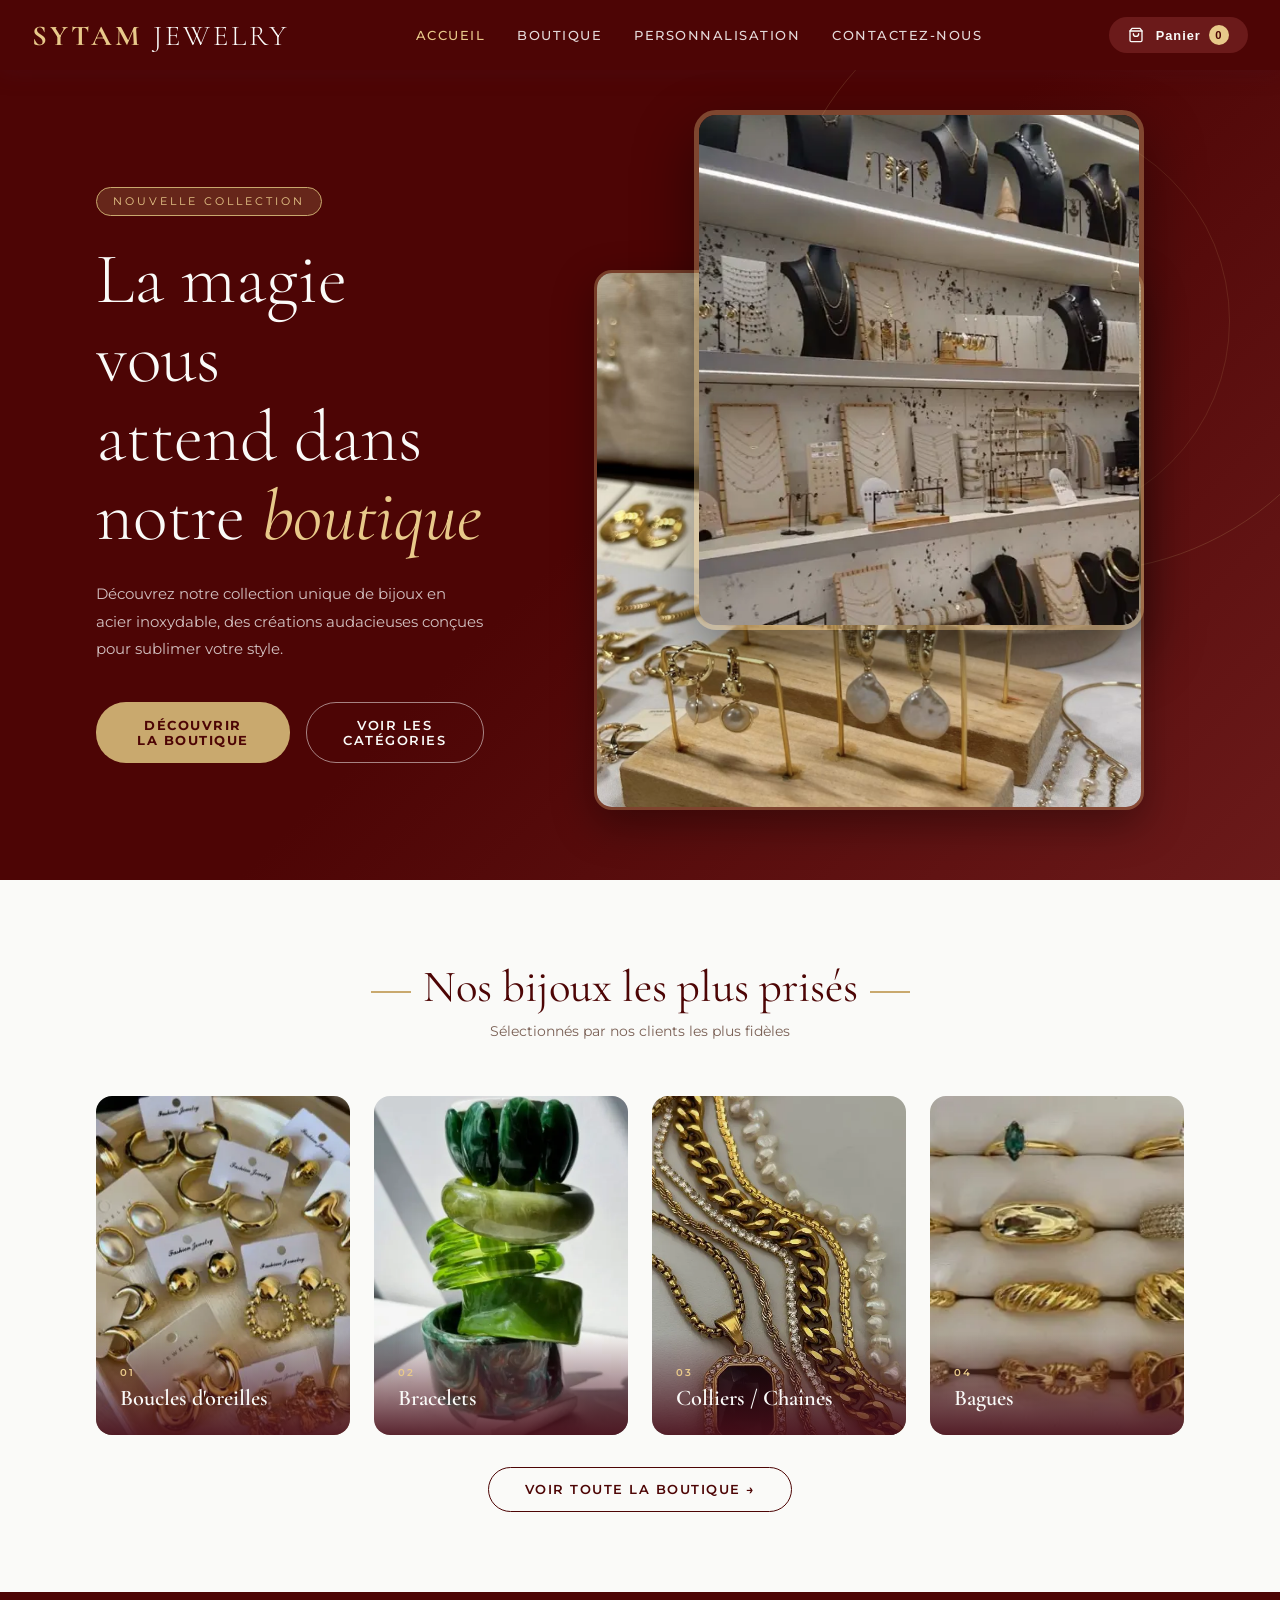
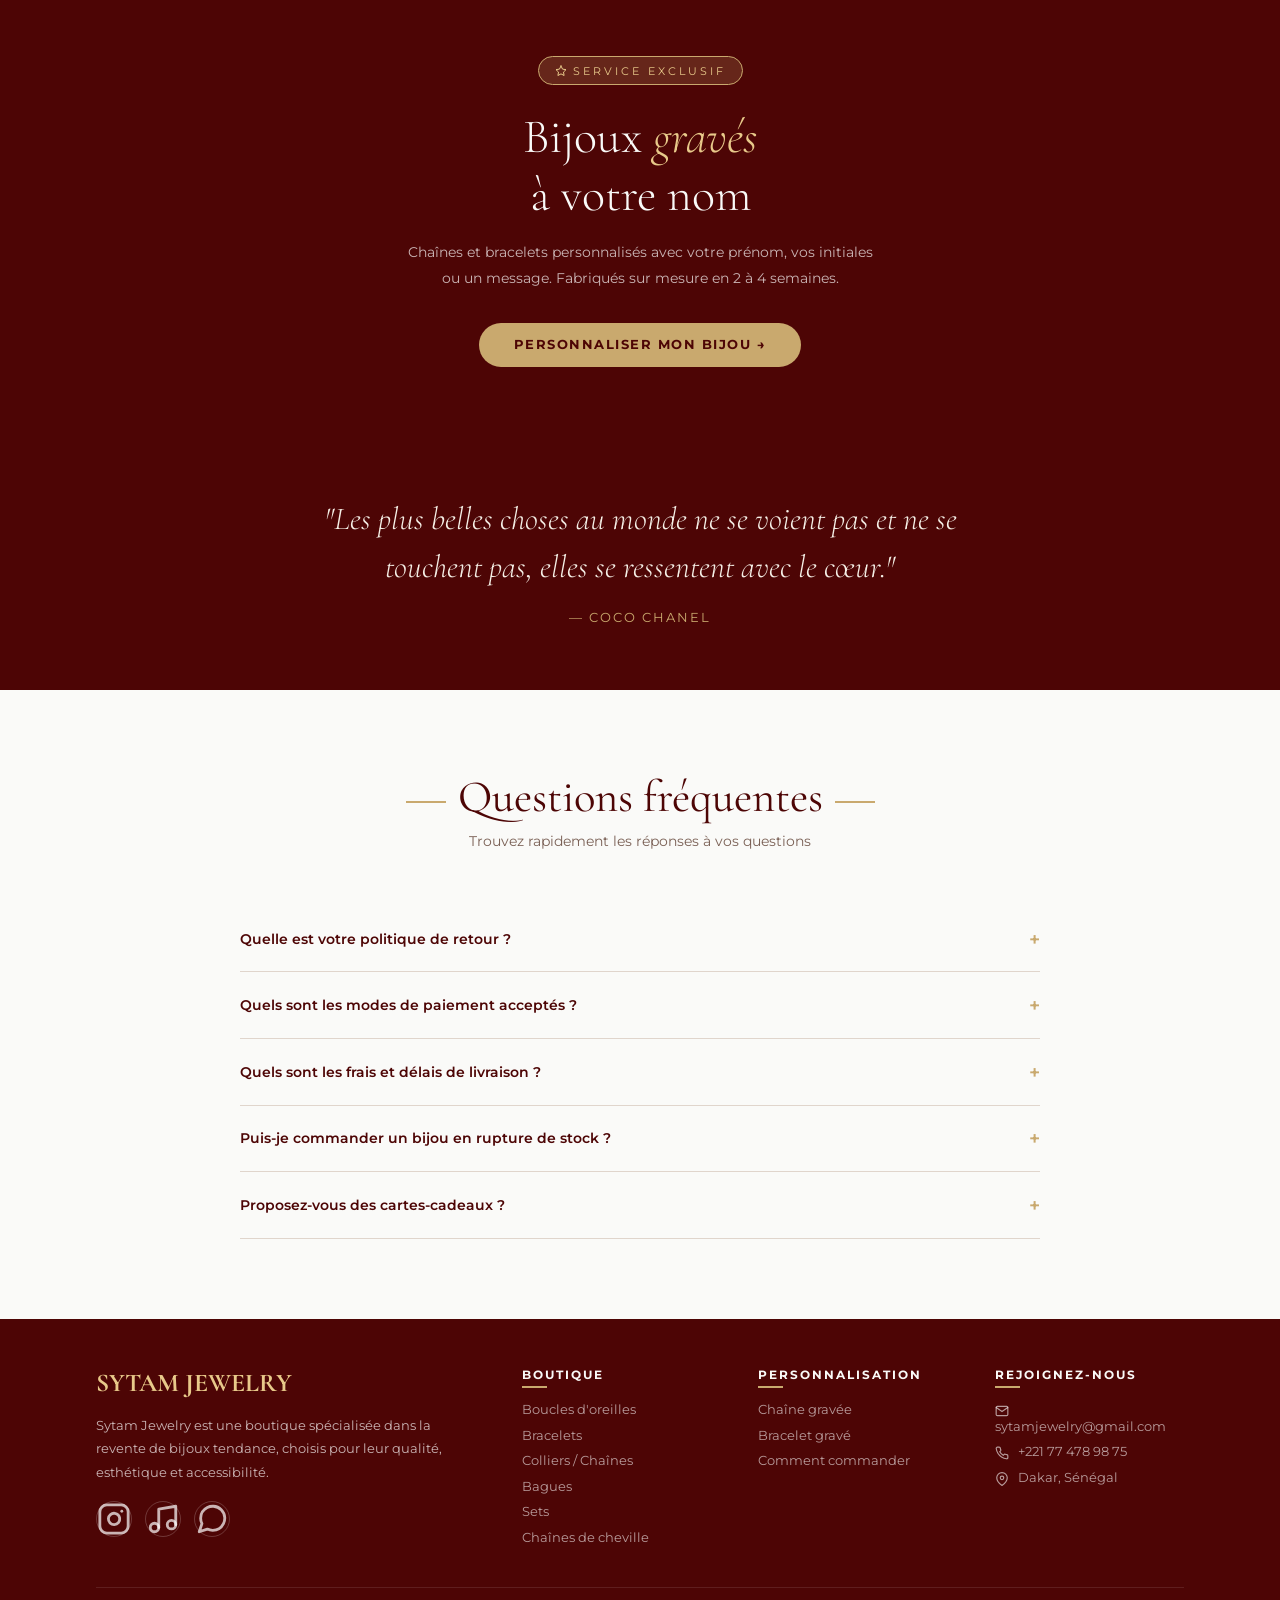
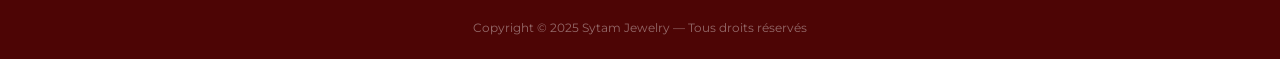
<file: index.html>
<!DOCTYPE html>
<html lang="fr">
<head>
<meta charset="UTF-8">
<meta name="viewport" content="width=device-width, initial-scale=1.0">
<meta http-equiv="Cache-Control" content="no-cache, no-store, must-revalidate">
<meta http-equiv="Pragma" content="no-cache">
<meta http-equiv="Expires" content="0">
<title>Sytam Jewelry — Bijoux Fantaisie</title>
<link href="https://fonts.googleapis.com/css2?family=Cormorant+Garamond:ital,wght@0,300;0,400;0,600;0,700;1,300;1,400&family=Montserrat:wght@300;400;500;600;700&family=Great+Vibes&family=Playfair+Display:ital,wght@0,400;0,700;1,400&family=Poppins:wght@300;400;600;700&display=swap" rel="stylesheet">
<link rel="stylesheet" href="css/style.css?v=20250608">
</head>
<body>

<div class="notif" id="notif"></div>

<div class="modal-overlay" id="modalOverlay" onclick="closeModalOnOverlay(event)">
  <div class="modal" id="modal"></div>
</div>

<!-- NAV -->
<nav>
  <div class="nav-logo" onclick="showPage('home')">SYTAM <span>JEWELRY</span></div>
  <div class="nav-links">
    <a onclick="showPage('home')" id="nav-home" class="active">Accueil</a>
    <a onclick="showPage('shop')" id="nav-shop">Boutique</a>
    <a onclick="showPage('custom')" id="nav-custom">Personnalisation</a>
    <a onclick="showPage('contact')" id="nav-contact">Contactez-nous</a>
  </div>
  <div class="nav-right">
    <button class="cart-btn" onclick="showPage('cart')">
      <svg viewBox="0 0 24 24" fill="none" stroke="currentColor" stroke-width="2" stroke-linecap="round" stroke-linejoin="round" style="width:16px;height:16px;vertical-align:middle;margin-right:4px"><path d="M6 2L3 6v14a2 2 0 0 0 2 2h14a2 2 0 0 0 2-2V6l-3-4z"/><line x1="3" y1="6" x2="21" y2="6"/><path d="M16 10a4 4 0 0 1-8 0"/></svg> Panier <span class="cart-count" id="cartCount">0</span>
    </button>
    <button class="hamburger" id="hamburger" onclick="toggleMobileNav()" aria-label="Menu">
      <svg viewBox="0 0 24 24" fill="none" stroke="currentColor" stroke-width="2" stroke-linecap="round" stroke-linejoin="round" style="width:24px;height:24px"><line x1="3" y1="6" x2="21" y2="6"/><line x1="3" y1="12" x2="21" y2="12"/><line x1="3" y1="18" x2="21" y2="18"/></svg>
    </button>
  </div>
</nav>

<!-- ======================================================
     PAGE : ACCUEIL
     Contient : Hero, Catégories, Teaser Perso, Quote, FAQ, Footer
====================================================== -->
<div class="page active" id="page-home">

  <!-- HERO -->
  <section class="hero">
    <div class="hero-text">
      <div class="hero-tag">Nouvelle Collection</div>
      <h1>La magie vous<br>attend dans<br>notre <em>boutique</em></h1>
      <p>Découvrez notre collection unique de bijoux en acier inoxydable, des créations audacieuses conçues pour sublimer votre style.</p>
      <div class="hero-btns">
        <button class="btn-primary" onclick="showPage('shop')">Découvrir la boutique</button>
        <button class="btn-outline" onclick="document.getElementById('categories').scrollIntoView({behavior:'smooth'})">Voir les catégories</button>
      </div>
    </div>
    <div class="hero-images" style="position:relative;width:700px;height:650px;">
      <div style="position:absolute;width:550px;height:540px;top:120px;right:40px;z-index:1;border-radius:18px;overflow:hidden;box-shadow:0 15px 40px rgba(0,0,0,0.35);border:3px solid rgba(201,169,110,0.35);">
        <img src="images\set.png" alt="Collection bijoux" style="width:100%;height:100%;object-fit:cover;">
      </div>
      <div style="position:absolute;width:450px;height:520px;top:-40px;right:40px;z-index:2;border-radius:22px;overflow:hidden;box-shadow:0 25px 60px rgba(0,0,0,0.45);border:5px solid rgba(201,169,110,0.4);">
        <img src="images\image.png" alt="Bijou vedette" style="width:100%;height:100%;object-fit:cover;">
      </div>
    </div>
  </section>

  <!-- CATEGORIES -->
  <section class="section" id="categories">
    <div class="section-title">
      <h2><span class="label"></span>Nos bijoux les plus prisés<span class="label-right"></span></h2>
      <p>Sélectionnés par nos clients les plus fidèles</p>
    </div>
    <div class="categories-grid">
      <div class="category-card" onclick="filterAndGoShop('Boucles d\'oreilles')">
        <div class="category-card-bg"><img src="images\boucles.png" alt="Boucles d'oreilles" style="width:100%;height:100%;object-fit:cover;"></div>
        <div class="category-overlay"><div class="category-num">01</div><div class="category-name">Boucles d'oreilles</div></div>
      </div>
      <div class="category-card" onclick="filterAndGoShop('Bracelets')">
        <div class="category-card-bg"><img src="images\bracelet.png" alt="Bracelets" style="width:100%;height:100%;object-fit:cover;"></div>
        <div class="category-overlay"><div class="category-num">02</div><div class="category-name">Bracelets</div></div>
      </div>
      <div class="category-card" onclick="filterAndGoShop('Colliers')">
        <div class="category-card-bg"><img src="images\chaine.png" alt="Colliers" style="width:100%;height:100%;object-fit:cover;"></div>
        <div class="category-overlay"><div class="category-num">03</div><div class="category-name">Colliers / Chaînes</div></div>
      </div>
      <div class="category-card" onclick="filterAndGoShop('Bagues')">
        <div class="category-card-bg"><img src="images\bague.png" alt="Bagues" style="width:100%;height:100%;object-fit:cover;"></div>
        <div class="category-overlay"><div class="category-num">04</div><div class="category-name">Bagues</div></div>
      </div>
    </div>
    <div style="text-align:center;margin-top:2rem;">
      <button class="btn-outline" style="border-color:var(--bordeaux);color:var(--bordeaux);" onclick="showPage('shop')">Voir toute la boutique →</button>
    </div>
  </section>

  <!-- TEASER PERSONNALISATION -->
  <section style="background:linear-gradient(135deg,var(--bordeaux-dark),var(--bordeaux));padding:4rem 6rem;text-align:center;">
    <div style="max-width:600px;margin:0 auto;">
      <div style="display:inline-flex;align-items:center;gap:6px;background:rgba(201,169,110,0.2);border:1px solid var(--gold);color:var(--gold-light);font-size:0.7rem;letter-spacing:3px;text-transform:uppercase;padding:0.4rem 1rem;border-radius:20px;margin-bottom:1.5rem;"><svg viewBox="0 0 24 24" fill="none" stroke="currentColor" stroke-width="2" stroke-linecap="round" stroke-linejoin="round" style="width:12px;height:12px"><polygon points="12 2 15.09 8.26 22 9.27 17 14.14 18.18 21.02 12 17.77 5.82 21.02 7 14.14 2 9.27 8.91 8.26 12 2"/></svg> Service exclusif</div>
      <h2 style="font-family:'Cormorant Garamond',serif;font-size:3rem;font-weight:300;color:var(--white);line-height:1.2;margin-bottom:1rem;">Bijoux <em style="color:var(--gold-light);font-style:italic;">gravés</em><br>à votre nom</h2>
      <p style="color:rgba(255,255,255,0.7);font-size:0.88rem;line-height:1.8;margin-bottom:2rem;max-width:480px;margin-left:auto;margin-right:auto;">Chaînes et bracelets personnalisés avec votre prénom, vos initiales ou un message. Fabriqués sur mesure en 2 à 4 semaines.</p>
      <button class="btn-primary" onclick="showPage('custom')">Personnaliser mon bijou →</button>
    </div>
  </section>

  <!-- QUOTE — uniquement sur l'accueil -->
  <section class="quote-section">
    <blockquote>"Les plus belles choses au monde ne se voient pas et ne se touchent pas, elles se ressentent avec le cœur."</blockquote>
    <cite>— Coco Chanel</cite>
  </section>

  <!-- FAQ — uniquement sur l'accueil -->
  <section class="section">
    <div class="section-title">
      <h2><span class="label"></span>Questions fréquentes<span class="label-right"></span></h2>
      <p>Trouvez rapidement les réponses à vos questions</p>
    </div>
    <div class="faq-list">
      <div class="faq-item">
        <div class="faq-q" onclick="toggleFaq(this)">Quelle est votre politique de retour ?<span class="faq-icon">+</span></div>
        <div class="faq-a">Retours sous 7 jours (article non porté, état d'origine). Produits personnalisés non remboursables sauf défaut. Voir le récapitulatif avant validation de commande pour le détail complet.</div>
      </div>
      <div class="faq-item">
        <div class="faq-q" onclick="toggleFaq(this)">Quels sont les modes de paiement acceptés ?<span class="faq-icon">+</span></div>
        <div class="faq-a">Nous acceptons Wave, Orange Money et Free Money. Vous envoyez le paiement au numéro indiqué lors de la validation de commande et nous confirmons dès réception.</div>
      </div>
      <div class="faq-item">
        <div class="faq-q" onclick="toggleFaq(this)">Quels sont les frais et délais de livraison ?<span class="faq-icon">+</span></div>
        <div class="faq-a">Livraison à Dakar (zones proches) : 2 000 FCFA. Zones éloignées de Dakar (Keur Massar, Mbao, etc.) : 3 000 FCFA. Hors Dakar / Régions : 5 000 FCFA. Délai de livraison : 24h à 72h selon la zone.</div>
      </div>
      <div class="faq-item">
        <div class="faq-q" onclick="toggleFaq(this)">Puis-je commander un bijou en rupture de stock ?<span class="faq-icon">+</span></div>
        <div class="faq-a">Absolument ! Contactez-nous via le formulaire de contact ou WhatsApp. Nous pourrons vous informer du délai de réapprovisionnement et réserver l'article pour vous.</div>
      </div>
      <div class="faq-item">
        <div class="faq-q" onclick="toggleFaq(this)">Proposez-vous des cartes-cadeaux ?<span class="faq-icon">+</span></div>
        <div class="faq-a">Oui ! Nous proposons des cartes-cadeaux numériques envoyées par email. Contactez-nous pour en commander une, disponible à partir de 5 000 FCFA.</div>
      </div>
    </div>
  </section>

  <!-- FOOTER — uniquement sur l'accueil -->
  <footer>
    <div class="footer-grid">
      <div>
        <div class="footer-logo">SYTAM JEWELRY</div>
        <p class="footer-about">Sytam Jewelry est une boutique spécialisée dans la revente de bijoux tendance, choisis pour leur qualité, esthétique et accessibilité.</p>
        <div class="footer-socials">
          <a class="social-btn" title="Instagram" href="https://www.instagram.com/sytamjewelry" target="_blank" rel="noopener"><svg viewBox="0 0 24 24" fill="none" stroke="currentColor" stroke-width="2" stroke-linecap="round" stroke-linejoin="round"><rect x="2" y="2" width="20" height="20" rx="5" ry="5"/><path d="M16 11.37A4 4 0 1 1 12.63 8 4 4 0 0 1 16 11.37z"/><line x1="17.5" y1="6.5" x2="17.51" y2="6.5"/></svg></a>
          <a class="social-btn" title="TikTok"><svg viewBox="0 0 24 24" fill="none" stroke="currentColor" stroke-width="2" stroke-linecap="round" stroke-linejoin="round"><path d="M9 18V5l12-2v13"/><circle cx="6" cy="18" r="3"/><circle cx="18" cy="16" r="3"/></svg></a>
          <a class="social-btn" title="WhatsApp"><svg viewBox="0 0 24 24" fill="none" stroke="currentColor" stroke-width="2" stroke-linecap="round" stroke-linejoin="round"><path d="M21 11.5a8.38 8.38 0 0 1-.9 3.8 8.5 8.5 0 0 1-7.6 4.7 8.38 8.38 0 0 1-3.8-.9L3 21l1.9-5.7a8.38 8.38 0 0 1-.9-3.8 8.5 8.5 0 0 1 4.7-7.6 8.38 8.38 0 0 1 3.8-.9h.5a8.48 8.48 0 0 1 8 8v.5z"/></svg></a>
        </div>
      </div>
      <div class="footer-col">
        <h4>Boutique</h4>
        <ul>
          <li><a onclick="filterAndGoShop('Boucles d\'oreilles')">Boucles d'oreilles</a></li>
          <li><a onclick="filterAndGoShop('Bracelets')">Bracelets</a></li>
          <li><a onclick="filterAndGoShop('Colliers')">Colliers / Chaînes</a></li>
          <li><a onclick="filterAndGoShop('Bagues')">Bagues</a></li>
          <li><a onclick="filterAndGoShop('Sets')">Sets</a></li>
          <li><a onclick="filterAndGoShop('Chaînes de cheville')">Chaînes de cheville</a></li>
        </ul>
      </div>
      <div class="footer-col">
        <h4>Personnalisation</h4>
        <ul>
          <li><a onclick="showPage('custom')">Chaîne gravée</a></li>
          <li><a onclick="showPage('custom')">Bracelet gravé</a></li>
          <li><a onclick="showPage('custom')">Comment commander</a></li>
        </ul>
      </div>
      <div class="footer-col">
        <h4>Rejoignez-nous</h4>
        <ul>
          <li><a><svg viewBox="0 0 24 24" fill="none" stroke="currentColor" stroke-width="2" stroke-linecap="round" stroke-linejoin="round" style="width:14px;height:14px;vertical-align:middle;margin-right:6px"><path d="M4 4h16c1.1 0 2 .9 2 2v12c0 1.1-.9 2-2 2H4c-1.1 0-2-.9-2-2V6c0-1.1.9-2 2-2z"/><polyline points="22,6 12,13 2,6"/></svg> sytamjewelry@gmail.com</a></li>
          <li><a><svg viewBox="0 0 24 24" fill="none" stroke="currentColor" stroke-width="2" stroke-linecap="round" stroke-linejoin="round" style="width:14px;height:14px;vertical-align:middle;margin-right:6px"><path d="M22 16.92v3a2 2 0 0 1-2.18 2 19.79 19.79 0 0 1-8.63-3.07 19.5 19.5 0 0 1-6-6 19.79 19.79 0 0 1-3.07-8.67A2 2 0 0 1 4.11 2h3a2 2 0 0 1 2 1.72 12.84 12.84 0 0 0 .7 2.81 2 2 0 0 1-.45 2.11L8.09 9.91a16 16 0 0 0 6 6l1.27-1.27a2 2 0 0 1 2.11-.45 12.84 12.84 0 0 0 2.81.7A2 2 0 0 1 22 16.92z"/></svg> +221 77 478 98 75</a></li>
          <li><a><svg viewBox="0 0 24 24" fill="none" stroke="currentColor" stroke-width="2" stroke-linecap="round" stroke-linejoin="round" style="width:14px;height:14px;vertical-align:middle;margin-right:6px"><path d="M21 10c0 7-9 13-9 13s-9-6-9-13a9 9 0 0 1 18 0z"/><circle cx="12" cy="10" r="3"/></svg> Dakar, Sénégal</a></li>
        </ul>
      </div>
    </div>
    <div class="footer-bottom"><p>Copyright © 2025 Sytam Jewelry — Tous droits réservés</p></div>
  </footer>

</div>
<!-- ======================================================
     FIN PAGE ACCUEIL
====================================================== -->


<!-- ======================================================
     PAGE : BOUTIQUE
====================================================== -->
<div class="page" id="page-shop">
  <div class="shop-header">
    <h1>Notre Boutique</h1>
    <p>Découvrez toute notre collection de bijoux fantaisie en acier inoxydable</p>
  </div>
  <div class="shop-layout">
    <aside class="shop-sidebar">
      <h3>Catégories</h3>
      <button class="filter-btn active" onclick="filterProducts('all', this)">Tous les produits</button>
      <button class="filter-btn" onclick="filterProducts('Boucles d\'oreilles', this)">Boucles d'oreilles</button>
      <button class="filter-btn" onclick="filterProducts('Bracelets', this)">Bracelets</button>
      <button class="filter-btn" onclick="filterProducts('Colliers', this)">Colliers / Chaînes</button>
      <button class="filter-btn" onclick="filterProducts('Bagues', this)">Bagues</button>
      <button class="filter-btn" onclick="filterProducts('Sets', this)">Sets</button>
      <button class="filter-btn" onclick="filterProducts('Chaînes de cheville', this)">Chaînes de cheville</button>
      <h3>Prix</h3>
      <div class="price-range">
        <input type="range" id="priceRange" min="0" max="25000" value="25000" step="500" oninput="updatePriceFilter(this.value)">
        <div class="price-labels"><span>0 FCFA</span><span id="priceMax">25 000 FCFA</span></div>
      </div>
    </aside>
    <div>
      <div class="shop-top">
        <div class="shop-count" id="shopCount">20 produits</div>
        <select class="sort-select" onchange="sortProducts(this.value)">
          <option value="featured">En vedette</option>
          <option value="price-asc">Prix croissant</option>
          <option value="price-desc">Prix décroissant</option>
          <option value="name">Nom A-Z</option>
        </select>
      </div>
      <div class="products-grid" id="productsGrid"></div>
    </div>
  </div>
  <div style="background:var(--bordeaux-dark);color:rgba(255,255,255,0.5);text-align:center;padding:1.5rem;font-size:0.78rem;margin-top:3rem;">Copyright © 2025 Sytam Jewelry</div>
</div>
<!-- ======================================================
     FIN PAGE BOUTIQUE
====================================================== -->


<!-- ======================================================
     PAGE : PERSONNALISATION
====================================================== -->
<div class="page" id="page-custom">

  <div class="custom-page-hero">
    <div class="custom-hero-text">
      <div class="custom-hero-tag"><svg viewBox="0 0 24 24" fill="none" stroke="currentColor" stroke-width="2" stroke-linecap="round" stroke-linejoin="round" style="width:12px;height:12px"><polygon points="12 2 15.09 8.26 22 9.27 17 14.14 18.18 21.02 12 17.77 5.82 21.02 7 14.14 2 9.27 8.91 8.26 12 2"/></svg> Service exclusif</div>
      <h1>Votre bijou,<br>gravé à votre <em>nom</em></h1>
      <p>Chaîne, bracelet ou set complet en acier inoxydable — personnalisez avec votre prénom, vos initiales ou un message secret. Livré en écrin cadeau.</p>
      <div style="display:flex;gap:1rem;flex-wrap:wrap;margin-top:2rem">
        <button class="btn-primary" style="border-radius:10px;" onclick="openCustomOrderModal('chaine-gold')">Commander une chaîne</button>
        <button class="btn-outline" style="border-radius:10px;" onclick="openCustomOrderModal('bracelet')">Commander un bracelet</button>
      </div>
    </div>
    <div class="custom-hero-mockup">
      <div class="mockup-jewelry-display">
        <div style="font-size:0.65rem;color:rgba(255,255,255,0.4);letter-spacing:2px;text-transform:uppercase;">Aperçu gravure</div>
        <div style="width:80%;height:2px;background:linear-gradient(to right,transparent,var(--gold),transparent);border-radius:2px;"></div>
        <div style="font-family:'Cormorant Garamond',serif;font-style:italic;font-size:2rem;color:var(--gold-light);letter-spacing:6px;text-shadow:0 2px 20px rgba(201,169,110,0.5);">Fatou</div>
        <div style="width:80%;height:2px;background:linear-gradient(to right,transparent,var(--gold),transparent);border-radius:2px;"></div>
        <div style="width:100px;height:100px;border-radius:50%;border:3px solid var(--gold);display:flex;align-items:center;justify-content:center;margin-top:0.5rem;box-shadow:0 0 25px rgba(201,169,110,0.2);">
          <div style="font-family:'Cormorant Garamond',serif;font-style:italic;font-size:0.85rem;color:var(--gold-light);letter-spacing:2px;text-align:center;">Mon<br>bracelet</div>
        </div>
        <div style="background:rgba(201,169,110,0.15);border:1px solid rgba(201,169,110,0.3);border-radius:8px;padding:0.4rem 1rem;font-size:0.68rem;color:var(--gold-light);letter-spacing:1px;">✓ Or 18K • Acier inoxydable</div>
      </div>
    </div>
  </div>



  <div class="custom-process">
    <div class="custom-process-title">
      <h2>Comment ça marche ?</h2>
      <p style="color:var(--text-light);font-size:0.85rem;margin-top:0.4rem;">De la commande à la livraison en 4 étapes simples</p>
    </div>
    <div class="custom-process-steps">
      <div class="cproc-step"><div class="cproc-num"><span class="cproc-ico"><svg viewBox="0 0 24 24" fill="none" stroke="currentColor" stroke-width="2" stroke-linecap="round" stroke-linejoin="round"><path d="M17 3a2.83 2.83 0 1 1 4 4L7.5 20.5 2 22l1.5-5.5L17 3z"/></svg></span></div><div class="cproc-title">Personnalisez</div><div class="cproc-desc">Choisissez le bijou, entrez votre texte et sélectionnez la police et la couleur</div></div>
      <div class="cproc-step"><div class="cproc-num"><span class="cproc-ico"><svg viewBox="0 0 24 24" fill="none" stroke="currentColor" stroke-width="2" stroke-linecap="round" stroke-linejoin="round"><line x1="12" y1="1" x2="12" y2="23"/><path d="M17 5H9.5a3.5 3.5 0 0 0 0 7h5a3.5 3.5 0 0 1 0 7H6"/></svg></span></div><div class="cproc-title">Payez l'acompte</div><div class="cproc-desc">Wave ou Orange Money au <strong>77 478 98 75</strong> — acompte requis pour lancer la fabrication</div></div>
      <div class="cproc-step"><div class="cproc-num"><span class="cproc-ico"><svg viewBox="0 0 24 24" fill="none" stroke="currentColor" stroke-width="2" stroke-linecap="round" stroke-linejoin="round"><path d="M22 11.08V12a10 10 0 1 1-5.93-9.14"/><polyline points="22 4 12 14.01 9 11.01"/></svg></span></div><div class="cproc-title">Confirmation</div><div class="cproc-desc">Nous vous contactons sous 24h pour valider le design final</div></div>
      <div class="cproc-step"><div class="cproc-num"><span class="cproc-ico"><svg viewBox="0 0 24 24" fill="none" stroke="currentColor" stroke-width="2" stroke-linecap="round" stroke-linejoin="round"><path d="M14.7 6.3a1 1 0 0 0 0 1.4l1.6 1.6a1 1 0 0 0 1.4 0l3.77-3.77a6 6 0 0 1-7.94 7.94l-6.91 6.91a2.12 2.12 0 0 1-3-3l6.91-6.91a6 6 0 0 1 7.94-7.94l-3.76 3.76z"/></svg></span></div><div class="cproc-title">Fabrication</div><div class="cproc-desc">Votre bijou est fabriqué sur mesure en 2 à 4 semaines</div></div>
      <div class="cproc-step"><div class="cproc-num"><span class="cproc-ico"><svg viewBox="0 0 24 24" fill="none" stroke="currentColor" stroke-width="2" stroke-linecap="round" stroke-linejoin="round"><polyline points="20 6 9 17 4 12"/></svg></span></div><div class="cproc-title">Livraison</div><div class="cproc-desc">Réception dans un écrin cadeau. Solde à payer à la livraison</div></div>
    </div>
  </div>

  <div class="benefits-section">
    <div class="benefits-grid">
      <div style="text-align:center;padding:1.5rem;background:var(--cream);border-radius:14px;border:1px solid var(--border);">
        <div style="margin-bottom:0.7rem;"><svg viewBox="0 0 24 24" fill="none" stroke="currentColor" stroke-width="1.8" stroke-linecap="round" stroke-linejoin="round" style="width:32px;height:32px;color:var(--accent)"><path d="M12 2.69l5.66 5.66a8 8 0 1 1-11.31 0z"/></svg></div>
        <div style="font-weight:700;color:var(--bordeaux-dark);font-size:0.82rem;margin-bottom:0.3rem;">Résistant à l'eau</div>
        <div style="font-size:0.72rem;color:var(--text-light);">Acier inoxydable haute qualité</div>
      </div>
      <div style="text-align:center;padding:1.5rem;background:var(--cream);border-radius:14px;border:1px solid var(--border);">
        <div style="margin-bottom:0.7rem;"><svg viewBox="0 0 24 24" fill="none" stroke="currentColor" stroke-width="1.8" stroke-linecap="round" stroke-linejoin="round" style="width:32px;height:32px;color:var(--accent)"><path d="M12 22s-8-4.5-8-11.8A8 8 0 0 1 12 2a8 8 0 0 1 8 8.2c0 7.3-8 11.8-8 11.8z"/></svg></div>
        <div style="font-weight:700;color:var(--bordeaux-dark);font-size:0.82rem;margin-bottom:0.3rem;">Anti-allergène</div>
        <div style="font-size:0.72rem;color:var(--text-light);">Sans nickel, sans plomb</div>
      </div>
      <div style="text-align:center;padding:1.5rem;background:var(--cream);border-radius:14px;border:1px solid var(--border);">
        <div style="margin-bottom:0.7rem;"><svg viewBox="0 0 24 24" fill="none" stroke="currentColor" stroke-width="1.8" stroke-linecap="round" stroke-linejoin="round" style="width:32px;height:32px;color:var(--accent)"><polygon points="12 2 15.09 8.26 22 9.27 17 14.14 18.18 21.02 12 17.77 5.82 21.02 7 14.14 2 9.27 8.91 8.26 12 2"/></svg></div>
        <div style="font-weight:700;color:var(--bordeaux-dark);font-size:0.82rem;margin-bottom:0.3rem;">Gravure précise</div>
        <div style="font-size:0.72rem;color:var(--text-light);">Laser haute définition</div>
      </div>
      <div style="text-align:center;padding:1.5rem;background:var(--cream);border-radius:14px;border:1px solid var(--border);">
        <div style="margin-bottom:0.7rem;"><svg viewBox="0 0 24 24" fill="none" stroke="currentColor" stroke-width="1.8" stroke-linecap="round" stroke-linejoin="round" style="width:32px;height:32px;color:var(--accent)"><path d="M16 21v-2a4 4 0 0 0-4-4H5a4 4 0 0 0-4 4v2"/><circle cx="8.5" cy="7" r="4"/><polyline points="17 11 19 13 23 9"/></svg></div>
        <div style="font-weight:700;color:var(--bordeaux-dark);font-size:0.82rem;margin-bottom:0.3rem;">Écrin cadeau</div>
        <div style="font-size:0.72rem;color:var(--text-light);">Livré dans un beau coffret</div>
      </div>
    </div>
  </div>

  <div style="background:var(--bordeaux-dark);color:rgba(255,255,255,0.5);text-align:center;padding:1.5rem;font-size:0.78rem;">Copyright © 2025 Sytam Jewelry</div>

</div>
<!-- ======================================================
     FIN PAGE PERSONNALISATION
====================================================== -->


<!-- ======================================================
     PAGE : PANIER
====================================================== -->
<div class="page" id="page-cart">
  <div class="cart-page">
    <h1 class="page-title">Mon Panier</h1>
    <div class="cart-layout">
      <div>
        <div id="cartItems"></div>
        <div style="margin-top:1.5rem;">
          <button class="btn-outline" style="border-color:var(--bordeaux);color:var(--bordeaux);" onclick="showPage('shop')">← Continuer mes achats</button>
        </div>
      </div>
      <div>
        <div class="order-summary">
          <h3>Résumé de commande</h3>
          <div class="summary-row"><span>Sous-total</span><span id="subtotal">0 FCFA</span></div>
          <div class="delivery-section">
            <h4>Zone de livraison</h4>
            <div class="delivery-option selected" onclick="selectDelivery(this, 2000, 'Dakar Centre')" data-price="2000">
              <div><div class="d-name"><svg viewBox="0 0 24 24" fill="none" stroke="currentColor" stroke-width="2" stroke-linecap="round" stroke-linejoin="round" style="width:14px;height:14px;vertical-align:middle;margin-right:4px"><path d="M21 10c0 7-9 13-9 13s-9-6-9-13a9 9 0 0 1 18 0z"/><circle cx="12" cy="10" r="3"/></svg> Dakar Centre</div><div class="d-desc">Plateau, Médina, Fann, Point E, etc.</div></div>
              <div class="d-price">2 000 FCFA</div>
            </div>
            <div class="delivery-option" onclick="selectDelivery(this, 3000, 'Dakar Banlieue')" data-price="3000">
              <div><div class="d-name"><svg viewBox="0 0 24 24" fill="none" stroke="currentColor" stroke-width="2" stroke-linecap="round" stroke-linejoin="round" style="width:14px;height:14px;vertical-align:middle;margin-right:4px"><path d="M21 10c0 7-9 13-9 13s-9-6-9-13a9 9 0 0 1 18 0z"/><circle cx="12" cy="10" r="3"/></svg> Dakar Banlieue</div><div class="d-desc">Keur Massar, Mbao, Pikine, Guédiawaye...</div></div>
              <div class="d-price">3 000 FCFA</div>
            </div>
            <div class="delivery-option" onclick="selectDelivery(this, 5000, 'Hors Dakar')" data-price="5000">
              <div><div class="d-name">Régions</div><div class="d-desc">Thiès, Saint-Louis, Ziguinchor, Kaolack...</div></div>
              <div class="d-price">5 000 FCFA</div>
            </div>
          </div>
          <div class="summary-row"><span>Livraison</span><span id="deliveryCost">2 000 FCFA</span></div>
          <div class="summary-row total"><span>TOTAL</span><span id="totalCost">0 FCFA</span></div>
          <div style="margin-top:1.5rem;">
            <h4 style="font-size:0.75rem;letter-spacing:2px;text-transform:uppercase;color:var(--bordeaux-dark);margin-bottom:0.8rem;font-weight:700;">Vos informations</h4>
            <div class="form-group"><label class="form-label">Nom complet</label><input type="text" class="form-input" id="customerName" placeholder="Votre nom"></div>
            <div class="form-group"><label class="form-label">Téléphone</label><input type="tel" class="form-input" id="customerPhone" placeholder="+221 7X XXX XX XX"></div>
            <div class="form-group"><label class="form-label">Adresse de livraison</label><input type="text" class="form-input" id="customerAddress" placeholder="Quartier, rue..."></div>
          </div>
          <div class="payment-methods">
            <h4>Mode de paiement</h4>
            <div class="payment-tab">
              <button class="pay-btn active" onclick="selectPayment(this,'wave')"><span class="pay-icon"><img src="images/wave.png" style="height:24px;vertical-align:middle;object-fit:contain" alt="Wave"></span>Wave</button>
              <button class="pay-btn" onclick="selectPayment(this,'orange')"><span class="pay-icon"><img src="images/orange.jpg" style="height:24px;vertical-align:middle;object-fit:contain" alt="Orange Money"></span>Orange Money</button>
              <button class="pay-btn" onclick="selectPayment(this,'free')"><span class="pay-icon"><img src="images/free.png" style="height:24px;vertical-align:middle;object-fit:contain" alt="Free Money"></span>Free Money</button>
            </div>
            <div class="payment-info" id="paymentInfo">
              <strong>Paiement Wave</strong><br>Envoyez le montant total au :<br>
              <span class="num">77 478 98 75</span>
              <div class="note">⚠️ Envoyez une capture d'écran sur WhatsApp pour confirmation.</div>
            </div>
          </div>
          <div style="margin:1rem 0;">
            <div onclick="var d=this.nextElementSibling,mh=d.style.maxHeight;if(mh==='0px'||!mh){d.style.maxHeight='800px';this.querySelector('.pol-icon').style.transform='rotate(90deg)'}else{d.style.maxHeight='0px';this.querySelector('.pol-icon').style.transform='rotate(0deg)'}" style="display:flex;align-items:center;gap:6px;font-size:0.72rem;color:var(--text-light);cursor:pointer;letter-spacing:0.5px;user-select:none;">
              <span class="pol-icon" style="display:inline-block;transition:transform 0.2s;">▶</span> Politique de remboursement
            </div>
            <div style="overflow-y:auto;max-height:0px;transition:max-height 0.3s ease;font-size:0.72rem;color:var(--text-light);line-height:1.7;background:var(--cream);border-radius:8px;margin-top:4px;">
              <div style="padding:0.7rem 0.8rem;">
                <strong>Politique de remboursement – SYTAM Jewelry</strong><br>
                Chez SYTAM Jewelry, nous mettons tout en œuvre pour garantir la qualité de nos produits et la satisfaction de nos clientes.<br><br>
                <strong>1. Retours et échanges</strong><br>
                Les clientes disposent d'un délai de 7 jours après réception de leur commande pour signaler un problème concernant un article reçu.<br><br>
                Pour être éligible à un retour ou un échange, l'article doit :<br>
                — Être non porté et non utilisé ;<br>
                — Être retourné dans son état d'origine ;<br>
                — Être accompagné de son emballage d'origine lorsque cela est possible.<br><br>
                <strong>2. Produits défectueux ou erreur de commande</strong><br>
                Si vous recevez un article défectueux, endommagé ou différent de celui commandé, veuillez nous contacter dans les 48 heures suivant la réception en joignant des photos du produit concerné.<br><br>
                Après vérification, SYTAM Jewelry pourra proposer :<br>
                — Le remplacement de l'article<br><br>
                <strong>3. Produits personnalisés</strong><br>
                Les bijoux personnalisés (prénom, date, initiales, texte personnalisé ou toute création sur mesure) ne sont ni remboursables ni échangeables, sauf en cas d'erreur de fabrication ou de défaut constaté.<br><br>
                Nous invitons les clientes à vérifier attentivement les informations fournies avant validation de leur commande.<br><br>
                <strong>4. Remboursements</strong><br>
                Lorsque le remboursement est approuvé, il est effectué via le même moyen de paiement utilisé lors de la commande lorsque cela est possible.<br><br>
                Les délais de traitement peuvent varier selon le mode de paiement utilisé.<br><br>
                <strong>5. Frais de retour</strong><br>
                Sauf erreur de notre part ou produit défectueux, les frais de retour restent à la charge de la cliente.<br><br>
                <strong>6. Contact</strong><br>
                Pour toute demande concernant un retour ou un remboursement, veuillez contacter notre service client en indiquant votre numéro de commande et les détails de votre demande.
              </div>
            </div>
          </div>
          <button class="checkout-btn" id="checkoutBtn" onclick="placeOrder()">✓ Valider ma commande</button>
        </div>
      </div>
    </div>
  </div>
</div>
<!-- ======================================================
     FIN PAGE PANIER
====================================================== -->


<!-- ======================================================
     PAGE : CONTACT
====================================================== -->
<div class="page" id="page-contact">
  <div style="background:linear-gradient(to right, var(--bordeaux-dark), var(--bordeaux));padding:3rem 6rem;color:white;">
    <h1 style="font-family:'Cormorant Garamond',serif;font-size:2.5rem;font-weight:400;">Contactez-nous</h1>
    <p style="opacity:0.7;font-size:0.85rem;margin-top:0.5rem;">Nous sommes là pour vous aider</p>
  </div>
  <div class="contact-page">
    <div class="contact-grid">
      <div class="contact-info">
        <h2>Parlons bijoux !</h2>
        <p>Vous avez une question sur nos produits, une commande personnalisée, ou besoin d'aide ? N'hésitez pas à nous contacter.</p>
        <div class="contact-item"><div class="contact-item-icon"><svg viewBox="0 0 24 24" fill="none" stroke="currentColor" stroke-width="2" stroke-linecap="round" stroke-linejoin="round"><path d="M22 16.92v3a2 2 0 0 1-2.18 2 19.79 19.79 0 0 1-8.63-3.07 19.5 19.5 0 0 1-6-6 19.79 19.79 0 0 1-3.07-8.67A2 2 0 0 1 4.11 2h3a2 2 0 0 1 2 1.72 12.84 12.84 0 0 0 .7 2.81 2 2 0 0 1-.45 2.11L8.09 9.91a16 16 0 0 0 6 6l1.27-1.27a2 2 0 0 1 2.11-.45 12.84 12.84 0 0 0 2.81.7A2 2 0 0 1 22 16.92z"/></svg></div><div class="contact-item-text"><strong>Téléphone / WhatsApp</strong><span>+221 77 478 98 75</span></div></div>
        <div class="contact-item"><div class="contact-item-icon"><svg viewBox="0 0 24 24" fill="none" stroke="currentColor" stroke-width="2" stroke-linecap="round" stroke-linejoin="round"><path d="M4 4h16c1.1 0 2 .9 2 2v12c0 1.1-.9 2-2 2H4c-1.1 0-2-.9-2-2V6c0-1.1.9-2 2-2z"/><polyline points="22,6 12,13 2,6"/></svg></div><div class="contact-item-text"><strong>Email</strong><span>sytamjewelry@gmail.com</span></div></div>
        <div class="contact-item"><div class="contact-item-icon"><svg viewBox="0 0 24 24" fill="none" stroke="currentColor" stroke-width="2" stroke-linecap="round" stroke-linejoin="round"><path d="M21 10c0 7-9 13-9 13s-9-6-9-13a9 9 0 0 1 18 0z"/><circle cx="12" cy="10" r="3"/></svg></div><div class="contact-item-text"><strong>Localisation</strong><span>Dakar, Sénégal</span></div></div>
        <div class="contact-item"><div class="contact-item-icon"><svg viewBox="0 0 24 24" fill="none" stroke="currentColor" stroke-width="2" stroke-linecap="round" stroke-linejoin="round"><circle cx="12" cy="12" r="10"/><polyline points="12 6 12 12 16 14"/></svg></div><div class="contact-item-text"><strong>Disponibilité</strong><span>Lun - Dim : 9h - 20h</span></div></div>
      </div>
      <div class="contact-form-card">
        <h3>Envoyer un message</h3>
        <div class="form-row">
          <div class="form-group"><label class="form-label">Prénom</label><input class="form-input" type="text" placeholder="Votre prénom"></div>
          <div class="form-group"><label class="form-label">Nom</label><input class="form-input" type="text" placeholder="Votre nom"></div>
        </div>
        <div class="form-group"><label class="form-label">Email</label><input class="form-input" type="email" placeholder="votre@email.com"></div>
        <div class="form-group"><label class="form-label">Téléphone</label><input class="form-input" type="tel" placeholder="+221 7X XXX XX XX"></div>
        <div class="form-group"><label class="form-label">Message</label><textarea class="form-input" rows="5" placeholder="Votre message..."></textarea></div>
        <button class="btn-primary" style="width:100%;border-radius:10px;" onclick="sendContact()">Envoyer le message →</button>
      </div>
  </div>
  <div id="v" style="position:fixed;bottom:5px;right:5px;font-size:9px;color:rgba(0,0,0,0.15);z-index:9999">v22</div>
</footer>

<!-- ======================================================
      FIN PAGE CONTACT
====================================================== -->


<script src="js/supabase-config.js"></script>
<script src="js/supabase-loader.js"></script>
<script src="js/main.js?v=20250608"></script>
</body>
</html>
</file>
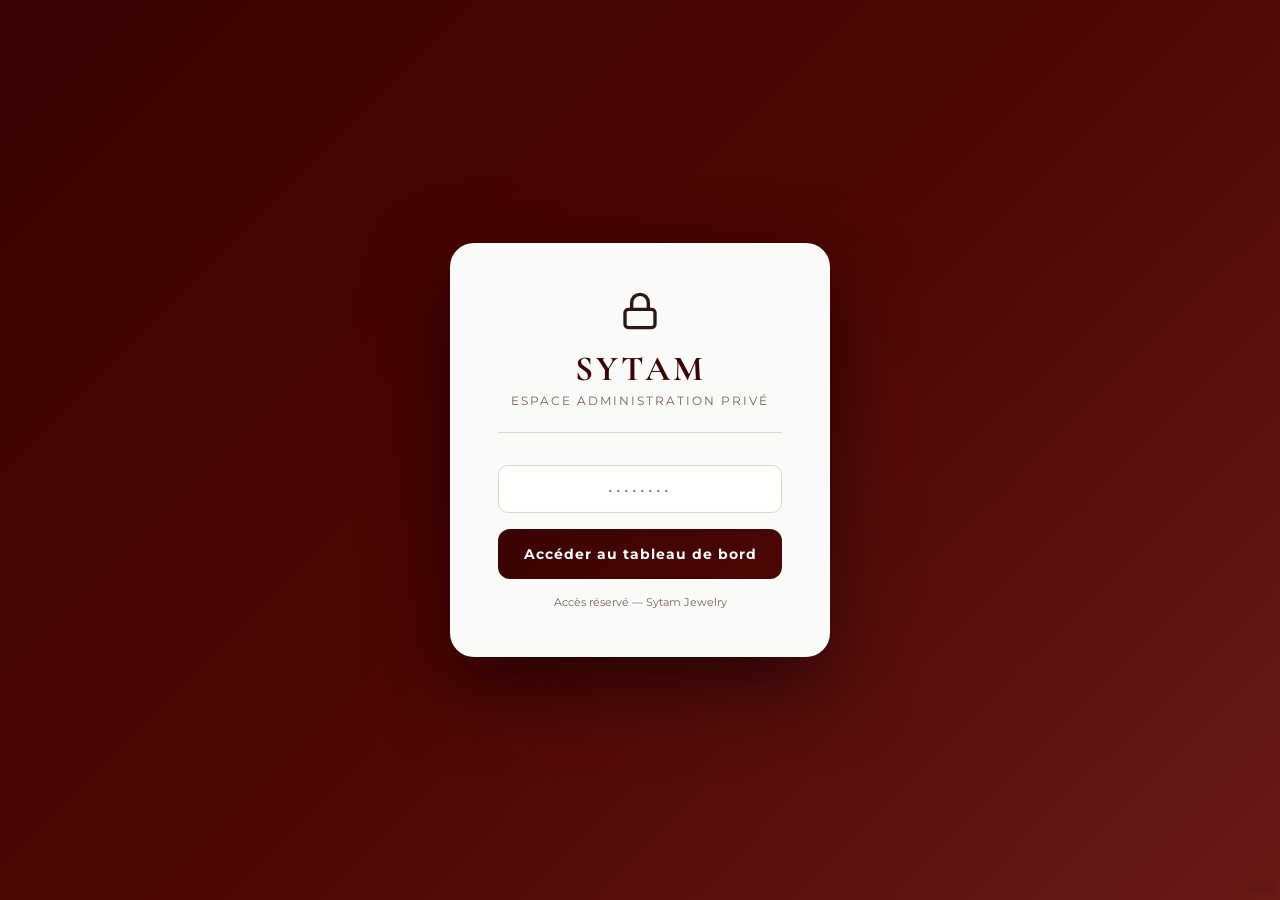
<file: admin.html>
<!DOCTYPE html>
<html lang="fr">
<head>
<meta charset="UTF-8">
<meta name="viewport" content="width=device-width, initial-scale=1.0">
<meta http-equiv="Cache-Control" content="no-cache, no-store, must-revalidate">
<meta http-equiv="Pragma" content="no-cache">
<meta http-equiv="Expires" content="0">
<title>Sytam Admin — Espace Privé</title>
<link href="https://fonts.googleapis.com/css2?family=Cormorant+Garamond:ital,wght@0,300;0,400;0,600;0,700;1,300;1,400&family=Montserrat:wght@300;400;500;600;700&display=swap" rel="stylesheet">
<link rel="stylesheet" href="css/admin.css?v=20250608">

</head>
<body>
 
<audio id="orderSound" preload="auto"></audio>
 
<!-- LOGIN -->
<div id="loginScreen">
  <div class="login-box">
    <div class="login-lock"><svg viewBox="0 0 24 24" fill="none" stroke="currentColor" stroke-width="2" stroke-linecap="round" stroke-linejoin="round" style="width:40px;height:40px"><rect x="3" y="11" width="18" height="11" rx="2" ry="2"/><path d="M7 11V7a5 5 0 0 1 10 0v4"/></svg></div>
    <div class="login-logo">SYTAM</div>
    <div class="login-sub">Espace Administration Privé</div>
    <input type="password" class="login-inp" id="pwdInput" placeholder="••••••••" onkeydown="if(event.key==='Enter')checkLogin()">
    <button class="login-btn" onclick="checkLogin()">Accéder au tableau de bord</button>
    <div class="login-err" id="loginErr"><svg viewBox="0 0 24 24" fill="none" stroke="currentColor" stroke-width="2" stroke-linecap="round" stroke-linejoin="round" style="width:14px;height:14px;vertical-align:middle;margin-right:4px"><circle cx="12" cy="12" r="10"/><line x1="15" y1="9" x2="9" y2="15"/><line x1="9" y1="9" x2="15" y2="15"/></svg> Mot de passe incorrect</div>
    <div class="login-hint">Accès réservé — Sytam Jewelry</div>
  </div>
</div>
 
<!-- NOTIF PANEL -->
<div class="notif-panel" id="notifPanel">
  <div class="np-header">
    <h3><svg viewBox="0 0 24 24" fill="none" stroke="currentColor" stroke-width="2" stroke-linecap="round" stroke-linejoin="round" style="width:16px;height:16px;vertical-align:middle;margin-right:6px"><path d="M22 17H2a3 3 0 0 0 3-3V9a7 7 0 0 1 14 0v5a3 3 0 0 0 3 3z"/><path d="M9 21h6"/></svg> Nouvelles commandes</h3>
    <button class="np-close" onclick="toggleNotifPanel()">✕</button>
  </div>
  <div class="np-body" id="npBody"></div>
</div>
 
<!-- TOAST -->
<div class="toast" id="toast"><div class="toast-title" id="toastTitle"></div><div id="toastBody"></div></div>
 
<!-- MODAL -->
<div class="modal-ov" id="modalOv" onclick="closeModalOut(event)"><div class="modal" id="modal"></div></div>
 
<!-- ADMIN APP -->
<div id="adminApp">
<div class="admin-wrap">
  <aside class="sidebar">
    <div class="sb-logo">
      <h1>ADMIN</h1>
      <p>Sytam Jewelry — Privé</p>
    </div>
    <nav class="sb-nav">
      <div class="sb-item active" onclick="goTab('dashboard',this)"><span class="sb-icon"><svg viewBox="0 0 24 24" fill="none" stroke="currentColor" stroke-width="2" stroke-linecap="round" stroke-linejoin="round"><rect x="3" y="3" width="7" height="7"/><rect x="14" y="3" width="7" height="7"/><rect x="14" y="14" width="7" height="7"/><rect x="3" y="14" width="7" height="7"/></svg></span>Tableau de bord</div>
      <div class="sb-item" onclick="goTab('orders',this)" id="sb-orders"><span class="sb-icon"><svg viewBox="0 0 24 24" fill="none" stroke="currentColor" stroke-width="2" stroke-linecap="round" stroke-linejoin="round"><path d="M21 16V8a2 2 0 0 0-1-1.73l-7-4a2 2 0 0 0-2 0l-7 4A2 2 0 0 0 3 8v8a2 2 0 0 0 1 1.73l7 4a2 2 0 0 0 2 0l7-4A2 2 0 0 0 21 16z"/><polyline points="3.27 6.96 12 12.01 20.73 6.96"/><line x1="12" y1="22.08" x2="12" y2="12"/></svg></span>Commandes<span class="sb-badge" id="sb-badge" style="display:none">0</span></div>
      <div class="sb-item" onclick="goTab('custom_orders',this)" id="sb-custom"><span class="sb-icon"><svg viewBox="0 0 24 24" fill="none" stroke="currentColor" stroke-width="2" stroke-linecap="round" stroke-linejoin="round"><path d="M17 3a2.83 2.83 0 1 1 4 4L7.5 20.5 2 22l1.5-5.5L17 3z"/></svg></span>Personnalisations<span class="sb-badge" id="sb-badge-custom" style="display:none">0</span></div>
      <div class="sb-item" onclick="goTab('messages',this)" id="sb-messages"><span class="sb-icon"><svg viewBox="0 0 24 24" fill="none" stroke="currentColor" stroke-width="2" stroke-linecap="round" stroke-linejoin="round"><path d="M21 15a2 2 0 0 1-2 2H7l-4 4V5a2 2 0 0 1 2-2h14a2 2 0 0 1 2 2z"/></svg></span>Messages<span class="sb-badge" id="sb-badge-msgs" style="display:none">0</span></div>
      <div class="sb-item" onclick="goTab('products',this)"><span class="sb-icon"><svg viewBox="0 0 24 24" fill="none" stroke="currentColor" stroke-width="2" stroke-linecap="round" stroke-linejoin="round"><path d="M12 2L2 7l10 5 10-5-10-5z"/><path d="M2 17l10 5 10-5"/><path d="M2 12l10 5 10-5"/></svg></span>Produits &amp; Stock</div>
      <div class="sb-item" onclick="goTab('loyalty',this)"><span class="sb-icon"><svg viewBox="0 0 24 24" fill="none" stroke="currentColor" stroke-width="2" stroke-linecap="round" stroke-linejoin="round"><polygon points="12 2 15.09 8.26 22 9.27 17 14.14 18.18 21.02 12 17.77 5.82 21.02 7 14.14 2 9.27 8.91 8.26 12 2"/></svg></span>Fidélité Clients</div>
      <div class="sb-item" onclick="goTab('promos',this)"><span class="sb-icon"><svg viewBox="0 0 24 24" fill="none" stroke="currentColor" stroke-width="2" stroke-linecap="round" stroke-linejoin="round"><path d="M20.59 13.41l-7.17 7.17a2 2 0 0 1-2.83 0L2 12V2h10l8.59 8.59a2 2 0 0 1 0 2.82z"/><line x1="7" y1="7" x2="7.01" y2="7"/></svg></span>Promotions</div>
      <div class="sb-item" onclick="goTab('analytics',this)"><span class="sb-icon"><svg viewBox="0 0 24 24" fill="none" stroke="currentColor" stroke-width="2" stroke-linecap="round" stroke-linejoin="round"><line x1="18" y1="20" x2="18" y2="10"/><line x1="12" y1="20" x2="12" y2="4"/><line x1="6" y1="20" x2="6" y2="14"/></svg></span>Analytiques</div>
      <div class="sb-item" onclick="goTab('visitors',this)"><span class="sb-icon"><svg viewBox="0 0 24 24" fill="none" stroke="currentColor" stroke-width="2" stroke-linecap="round" stroke-linejoin="round"><path d="M1 12s4-8 11-8 11 8 11 8-4 8-11 8-11-8-11-8z"/><circle cx="12" cy="12" r="3"/></svg></span>Visiteurs</div>
      <div class="sb-item" onclick="goTab('settings',this)"><span class="sb-icon"><svg viewBox="0 0 24 24" fill="none" stroke="currentColor" stroke-width="2" stroke-linecap="round" stroke-linejoin="round"><circle cx="12" cy="12" r="3"/><path d="M19.4 15a1.65 1.65 0 0 0 .33 1.82l.06.06a2 2 0 0 1 0 2.83 2 2 0 0 1-2.83 0l-.06-.06a1.65 1.65 0 0 0-1.82-.33 1.65 1.65 0 0 0-1 1.51V21a2 2 0 0 1-2 2 2 2 0 0 1-2-2v-.09A1.65 1.65 0 0 0 9 19.4a1.65 1.65 0 0 0-1.82.33l-.06.06a2 2 0 0 1-2.83 0 2 2 0 0 1 0-2.83l.06-.06A1.65 1.65 0 0 0 4.68 15a1.65 1.65 0 0 0-1.51-1H3a2 2 0 0 1-2-2 2 2 0 0 1 2-2h.09A1.65 1.65 0 0 0 4.6 9a1.65 1.65 0 0 0-.33-1.82l-.06-.06a2 2 0 0 1 0-2.83 2 2 0 0 1 2.83 0l.06.06A1.65 1.65 0 0 0 9 4.68a1.65 1.65 0 0 0 1-1.51V3a2 2 0 0 1 2-2 2 2 0 0 1 2 2v.09a1.65 1.65 0 0 0 1 1.51 1.65 1.65 0 0 0 1.82-.33l.06-.06a2 2 0 0 1 2.83 0 2 2 0 0 1 0 2.83l-.06.06a1.65 1.65 0 0 0-.33 1.82V9a1.65 1.65 0 0 0 1.51 1H21a2 2 0 0 1 2 2 2 2 0 0 1-2 2h-.09a1.65 1.65 0 0 0-1.51 1z"/></svg></span>Paramètres</div>
    </nav>
    <div class="sb-logout">
      <a href="index.html" class="btn-back-site" style="display:flex;align-items:center;justify-content:center;gap:6px;margin-bottom:.8rem;color:rgba(255,255,255,.5);border-color:rgba(255,255,255,.2);"><svg viewBox="0 0 24 24" fill="none" stroke="currentColor" stroke-width="2" stroke-linecap="round" stroke-linejoin="round" style="width:14px;height:14px"><line x1="19" y1="12" x2="5" y2="12"/><polyline points="12 19 5 12 12 5"/></svg> Retour au site</a>
      <button class="logout-btn" onclick="logout()"><svg viewBox="0 0 24 24" fill="none" stroke="currentColor" stroke-width="2" stroke-linecap="round" stroke-linejoin="round" style="width:14px;height:14px"><path d="M9 21H5a2 2 0 0 1-2-2V5a2 2 0 0 1 2-2h4"/><polyline points="16 17 21 12 16 7"/><line x1="21" y1="12" x2="9" y2="12"/></svg> Déconnexion</button>
    </div>
  </aside>
 
  <main class="content">
    <div class="sb-overlay" id="sbOverlay" onclick="toggleSidebar()"></div>

    <!-- DASHBOARD -->
    <div class="tab active" id="tab-dashboard">
      <div class="topbar">
        <div style="display:flex;align-items:center;gap:.5rem;">
          <div class="hamburger" onclick="toggleSidebar()">☰</div>
          <div><h1>Tableau de bord</h1><p id="adminDate">Bienvenue sur votre espace de gestion</p></div>
        </div>
        <div class="topbar-right">
          <div class="notif-bell" onclick="toggleNotifPanel()" id="bellBtn"><svg viewBox="0 0 24 24" fill="none" stroke="currentColor" stroke-width="2" stroke-linecap="round" stroke-linejoin="round" style="width:18px;height:18px"><path d="M18 8A6 6 0 0 0 6 8c0 7-3 9-3 9h18s-3-2-3-9"/><path d="M13.73 21a2 2 0 0 1-3.46 0"/></svg><span class="bell-badge" id="bellBadge" style="display:none">0</span></div>
          <div style="font-size:.8rem;color:var(--tl)" id="topDate"></div>
        </div>
      </div>
      <div class="stats-grid">
        <div class="stat-card"><div class="stat-ico"><svg viewBox="0 0 24 24" fill="none" stroke="currentColor" stroke-width="2" stroke-linecap="round" stroke-linejoin="round"><line x1="12" y1="1" x2="12" y2="23"/><path d="M17 5H9.5a3.5 3.5 0 0 0 0 7h5a3.5 3.5 0 0 1 0 7H6"/></svg></div><div class="stat-val" id="s-revenue">—</div><div class="stat-lbl">Chiffre d'affaires</div><div class="stat-trend up" id="s-rev-trend">—</div></div>
        <div class="stat-card"><div class="stat-ico"><svg viewBox="0 0 24 24" fill="none" stroke="currentColor" stroke-width="2" stroke-linecap="round" stroke-linejoin="round"><path d="M21 16V8a2 2 0 0 0-1-1.73l-7-4a2 2 0 0 0-2 0l-7 4A2 2 0 0 0 3 8v8a2 2 0 0 0 1 1.73l7 4a2 2 0 0 0 2 0l7-4A2 2 0 0 0 21 16z"/><polyline points="3.27 6.96 12 12.01 20.73 6.96"/><line x1="12" y1="22.08" x2="12" y2="12"/></svg></div><div class="stat-val" id="s-orders">—</div><div class="stat-lbl">Commandes totales</div><div class="stat-trend" id="s-ord-trend">—</div></div>
        <div class="stat-card"><div class="stat-ico"><svg viewBox="0 0 24 24" fill="none" stroke="currentColor" stroke-width="2" stroke-linecap="round" stroke-linejoin="round"><path d="M12 2L2 7l10 5 10-5-10-5z"/><path d="M2 17l10 5 10-5"/><path d="M2 12l10 5 10-5"/></svg></div><div class="stat-val" id="s-products">—</div><div class="stat-lbl">Produits actifs</div><div class="stat-trend" style="color:var(--tl)">6 catégories</div></div>
        <div class="stat-card"><div class="stat-ico"><svg viewBox="0 0 24 24" fill="none" stroke="currentColor" stroke-width="2" stroke-linecap="round" stroke-linejoin="round"><path d="M10.29 3.86L1.82 18a2 2 0 0 0 1.71 3h16.94a2 2 0 0 0 1.71-3L13.71 3.86a2 2 0 0 0-3.42 0z"/><line x1="12" y1="9" x2="12" y2="13"/><line x1="12" y1="17" x2="12.01" y2="17"/></svg></div><div class="stat-val" id="s-lowstock">—</div><div class="stat-lbl">Stocks faibles</div><div class="stat-trend dn">À réapprovisionner</div></div>
      </div>
      <div class="grid-2">
        <div class="card"><div class="card-title">Ventes par mois <span>2025</span></div><div class="chart-bars" id="salesChart"></div></div>
        <div class="card"><div class="card-title">Par catégorie</div><div id="catChart"></div></div>
      </div>
      <div class="card full">
        <div class="card-title">Dernières commandes <span onclick="goTab('orders',document.querySelectorAll('.sb-item')[1])">Voir toutes →</span></div>
        <div class="tbl-wrap"><table><thead><tr><th>N°</th><th>Client</th><th>Articles</th><th>Zone</th><th>Total</th><th>Statut</th><th>Date</th></tr></thead><tbody id="recentOrders"></tbody></table></div>
      </div>
    </div>
 
    <!-- ORDERS -->
    <div class="tab" id="tab-orders">
      <div class="topbar">
        <div style="display:flex;align-items:center;gap:.5rem;"><div class="hamburger" onclick="toggleSidebar()">☰</div><div><h1>Commandes boutique</h1><p>Toutes les commandes standard</p></div></div>
        <div class="topbar-right">
          <div class="notif-bell" onclick="toggleNotifPanel()"><svg viewBox="0 0 24 24" fill="none" stroke="currentColor" stroke-width="2" stroke-linecap="round" stroke-linejoin="round" style="width:18px;height:18px"><path d="M18 8A6 6 0 0 0 6 8c0 7-3 9-3 9h18s-3-2-3-9"/><path d="M13.73 21a2 2 0 0 1-3.46 0"/></svg><span class="bell-badge" id="bellBadge2" style="display:none">0</span></div>
          <select class="form-input" style="width:auto;padding:.5rem .8rem" id="orderFilter" onchange="renderOrdersTable()">
            <option value="all">Toutes</option>
            <option value="pending">En attente</option>
            <option value="paid">Payées</option>
            <option value="shipped">Expédiées</option>
            <option value="cancelled">Annulées</option>
          </select>
        </div>
      </div>
      <div class="card">
        <div class="tbl-wrap"><table><thead><tr><th>N°</th><th>Client</th><th>Téléphone</th><th>Adresse</th><th>Articles</th><th>Zone</th><th>Paiement</th><th>Total</th><th>Statut</th><th>Date</th><th>Action</th></tr></thead><tbody id="ordersTable"></tbody></table></div>
      </div>
    </div>
 
    <!-- CUSTOM ORDERS -->
    <div class="tab" id="tab-custom_orders">
      <div class="topbar">
        <div style="display:flex;align-items:center;gap:.5rem;"><div class="hamburger" onclick="toggleSidebar()">☰</div><div><h1>Commandes Personnalisées</h1><p>Chaînes et bracelets gravés à fabriquer</p></div></div>
        <div class="topbar-right">
          <div style="font-size:.82rem;color:var(--tl)">Délai de fabrication : 2-4 semaines</div>
        </div>
      </div>
      <div class="stats-grid" style="grid-template-columns:repeat(3,1fr)">
        <div class="stat-card"><div class="stat-ico"><svg viewBox="0 0 24 24" fill="none" stroke="currentColor" stroke-width="2" stroke-linecap="round" stroke-linejoin="round"><path d="M17 3a2.83 2.83 0 1 1 4 4L7.5 20.5 2 22l1.5-5.5L17 3z"/></svg></div><div class="stat-val" id="c-total">—</div><div class="stat-lbl">Personnalisations total</div></div>
        <div class="stat-card" style="border-color:var(--wa)"><div class="stat-ico"><svg viewBox="0 0 24 24" fill="none" stroke="currentColor" stroke-width="2" stroke-linecap="round" stroke-linejoin="round"><circle cx="12" cy="12" r="10"/><polyline points="12 6 12 12 16 14"/></svg></div><div class="stat-val" id="c-pending">—</div><div class="stat-lbl">En fabrication</div></div>
        <div class="stat-card" style="border-color:var(--ok)"><div class="stat-ico"><svg viewBox="0 0 24 24" fill="none" stroke="currentColor" stroke-width="2" stroke-linecap="round" stroke-linejoin="round"><polyline points="20 6 9 17 4 12"/></svg></div><div class="stat-val" id="c-done">—</div><div class="stat-lbl">Livrées</div></div>
      </div>
      <div class="card">
        <div class="tbl-wrap"><table>
          <thead><tr><th>N°</th><th>Client</th><th>Téléphone</th><th>Bijou</th><th>Gravure</th><th>Acompte</th><th>Total</th><th>Statut</th><th>Date</th><th>Action</th></tr></thead>
          <tbody id="customOrdersTable"></tbody>
        </table></div>
      </div>
    </div>
 
    <!-- PRODUCTS -->
    <div class="tab" id="tab-products">
      <div class="topbar">
        <div style="display:flex;align-items:center;gap:.5rem;"><div class="hamburger" onclick="toggleSidebar()">☰</div><div><h1>Produits &amp; Stock</h1><p>Gérez votre catalogue et inventaire</p></div></div>
        <button class="btn-add" onclick="openAddProduct()">+ Ajouter un produit</button>
      </div>
      <div class="stats-grid" style="grid-template-columns:repeat(3,1fr)">
        <div class="stat-card"><div class="stat-ico"><svg viewBox="0 0 24 24" fill="none" stroke="currentColor" stroke-width="2" stroke-linecap="round" stroke-linejoin="round"><path d="M21 16V8a2 2 0 0 0-1-1.73l-7-4a2 2 0 0 0-2 0l-7 4A2 2 0 0 0 3 8v8a2 2 0 0 0 1 1.73l7 4a2 2 0 0 0 2 0l7-4A2 2 0 0 0 21 16z"/><polyline points="3.27 6.96 12 12.01 20.73 6.96"/><line x1="12" y1="22.08" x2="12" y2="12"/></svg></div><div class="stat-val" id="p-stockval">—</div><div class="stat-lbl">Valeur du stock</div></div>
        <div class="stat-card" style="border-color:var(--wa)"><div class="stat-ico"><svg viewBox="0 0 24 24" fill="none" stroke="currentColor" stroke-width="2" stroke-linecap="round" stroke-linejoin="round"><path d="M10.29 3.86L1.82 18a2 2 0 0 0 1.71 3h16.94a2 2 0 0 0 1.71-3L13.71 3.86a2 2 0 0 0-3.42 0z"/><line x1="12" y1="9" x2="12" y2="13"/><line x1="12" y1="17" x2="12.01" y2="17"/></svg></div><div class="stat-val" id="p-lowcount">—</div><div class="stat-lbl">Stock faible</div></div>
        <div class="stat-card" style="border-color:var(--er)"><div class="stat-ico"><svg viewBox="0 0 24 24" fill="none" stroke="currentColor" stroke-width="2" stroke-linecap="round" stroke-linejoin="round"><line x1="18" y1="6" x2="6" y2="18"/><line x1="6" y1="6" x2="18" y2="18"/></svg></div><div class="stat-val" id="p-outcount">—</div><div class="stat-lbl">Ruptures de stock</div></div>
      </div>
      <div class="card">
        <div class="tbl-wrap"><table><thead><tr><th>Photo</th><th>Produit</th><th>Catégorie</th><th>Prix</th><th>Promo</th><th>Stock</th><th>Niveau</th><th>Vendus</th><th>Actions</th></tr></thead><tbody id="stockTable"></tbody></table></div>
      </div>
    </div>
 
    <!-- LOYALTY -->
    <div class="tab" id="tab-loyalty">
      <div class="topbar">
        <div style="display:flex;align-items:center;gap:.5rem;"><div class="hamburger" onclick="toggleSidebar()">☰</div><div><h1>Fidélité Clients</h1><p>Suivez les commandes par numéro de téléphone — 10 achats = cadeau !</p></div></div>
        <button class="btn-add" onclick="searchLoyaltyClient()"><svg viewBox="0 0 24 24" fill="none" stroke="currentColor" stroke-width="2" stroke-linecap="round" stroke-linejoin="round" style="width:14px;height:14px"><circle cx="11" cy="11" r="8"/><line x1="21" y1="21" x2="16.65" y2="16.65"/></svg> Chercher un client</button>
      </div>
      <div class="stats-grid">
        <div class="stat-card"><div class="stat-ico"><svg viewBox="0 0 24 24" fill="none" stroke="currentColor" stroke-width="2" stroke-linecap="round" stroke-linejoin="round"><path d="M2 4l3 12h14l3-12-6 7-4-7-4 7-6-7z"/><path d="M3 20h18"/></svg></div><div class="stat-val" id="l-vip">—</div><div class="stat-lbl">Clients VIP</div></div>
        <div class="stat-card" style="border-color:var(--gold)"><div class="stat-ico"><svg viewBox="0 0 24 24" fill="none" stroke="currentColor" stroke-width="2" stroke-linecap="round" stroke-linejoin="round"><polygon points="12 2 15.09 8.26 22 9.27 17 14.14 18.18 21.02 12 17.77 5.82 21.02 7 14.14 2 9.27 8.91 8.26 12 2"/></svg></div><div class="stat-val" id="l-gold">—</div><div class="stat-lbl">Clients Gold</div></div>
        <div class="stat-card" style="border-color:var(--ok)"><div class="stat-ico"><svg viewBox="0 0 24 24" fill="none" stroke="currentColor" stroke-width="2" stroke-linecap="round" stroke-linejoin="round"><polyline points="20 12 20 22 4 22 4 12"/><rect x="2" y="7" width="20" height="5"/><line x1="12" y1="22" x2="12" y2="7"/><path d="M12 7H7.5a2.5 2.5 0 0 1 0-5C11 2 12 7 12 7z"/><path d="M12 7h4.5a2.5 2.5 0 0 0 0-5C13 2 12 7 12 7z"/></svg></div><div class="stat-val" id="l-gift">—</div><div class="stat-lbl">Cadeaux à offrir</div></div>
        <div class="stat-card" style="border-color:var(--inf)"><div class="stat-ico"><svg viewBox="0 0 24 24" fill="none" stroke="currentColor" stroke-width="2" stroke-linecap="round" stroke-linejoin="round"><path d="M17 21v-2a4 4 0 0 0-4-4H5a4 4 0 0 0-4 4v2"/><circle cx="9" cy="7" r="4"/><path d="M23 21v-2a4 4 0 0 0-3-3.87"/><path d="M16 3.13a4 4 0 0 1 0 7.75"/></svg></div><div class="stat-val" id="l-total">—</div><div class="stat-lbl">Clients suivis</div></div>
      </div>
 
      <div class="card">
        <div class="card-title">
          Règle de fidélité
          <button class="btn-add" onclick="editLoyaltyRule()" style="font-size:.72rem;padding:.4rem .8rem"><svg viewBox="0 0 24 24" fill="none" stroke="currentColor" stroke-width="2" stroke-linecap="round" stroke-linejoin="round" style="width:12px;height:12px"><circle cx="12" cy="12" r="3"/><path d="M19.4 15a1.65 1.65 0 0 0 .33 1.82l.06.06a2 2 0 0 1 0 2.83 2 2 0 0 1-2.83 0l-.06-.06a1.65 1.65 0 0 0-1.82-.33 1.65 1.65 0 0 0-1 1.51V21a2 2 0 0 1-2 2 2 2 0 0 1-2-2v-.09A1.65 1.65 0 0 0 9 19.4a1.65 1.65 0 0 0-1.82.33l-.06.06a2 2 0 0 1-2.83 0 2 2 0 0 1 0-2.83l.06-.06A1.65 1.65 0 0 0 4.68 15a1.65 1.65 0 0 0-1.51-1H3a2 2 0 0 1-2-2 2 2 0 0 1 2-2h.09A1.65 1.65 0 0 0 4.6 9a1.65 1.65 0 0 0-.33-1.82l-.06-.06a2 2 0 0 1 0-2.83 2 2 0 0 1 2.83 0l.06.06A1.65 1.65 0 0 0 9 4.68a1.65 1.65 0 0 0 1-1.51V3a2 2 0 0 1 2-2 2 2 0 0 1 2 2v.09a1.65 1.65 0 0 0 1 1.51 1.65 1.65 0 0 0 1.82-.33l.06-.06a2 2 0 0 1 2.83 0 2 2 0 0 1 0 2.83l-.06.06a1.65 1.65 0 0 0-.33 1.82V9a1.65 1.65 0 0 0 1.51 1H21a2 2 0 0 1 2 2 2 2 0 0 1-2 2h-.09a1.65 1.65 0 0 0-1.51 1z"/></svg> Modifier la règle</button>
        </div>
        <div style="background:linear-gradient(135deg,rgba(201,169,110,.15),rgba(201,169,110,.05));border:1px solid var(--gold);border-radius:12px;padding:1.2rem;display:flex;align-items:center;gap:1.5rem;flex-wrap:wrap">
          <div><svg viewBox="0 0 24 24" fill="none" stroke="currentColor" stroke-width="1.8" stroke-linecap="round" stroke-linejoin="round" style="width:40px;height:40px;color:var(--gold)"><polyline points="20 12 20 22 4 22 4 12"/><rect x="2" y="7" width="20" height="5"/><line x1="12" y1="22" x2="12" y2="7"/><path d="M12 7H7.5a2.5 2.5 0 0 1 0-5C11 2 12 7 12 7z"/><path d="M12 7h4.5a2.5 2.5 0 0 0 0-5C13 2 12 7 12 7z"/></svg></div>
          <div>
            <div style="font-weight:700;color:var(--bx);font-size:.95rem" id="loyaltyRuleDisplay">Après <strong>10 achats</strong>, offrir un cadeau au client fidèle</div>
            <div style="font-size:.78rem;color:var(--tl);margin-top:.3rem">Identification via numéro de téléphone uniquement — sans compte client</div>
          </div>
          <div style="margin-left:auto;text-align:right">
            <div style="font-size:.72rem;color:var(--tl)">Prochains cadeaux à offrir</div>
            <div style="font-size:1.5rem;font-weight:700;color:var(--ok)" id="giftsTotalDisplay">—</div>
          </div>
        </div>
      </div>
 
      <div class="card">
        <div class="card-title">Tous les clients fidèles <span id="loyaltyCount" style="font-family:Montserrat;font-size:.72rem;color:var(--tl)"></span></div>
        <div id="loyaltyList"></div>
      </div>
    </div>
 
    <!-- PROMOS -->
    <div class="tab" id="tab-promos">
      <div class="topbar">
        <div style="display:flex;align-items:center;gap:.5rem;"><div class="hamburger" onclick="toggleSidebar()">☰</div><div><h1>Promotions</h1><p>Réductions et codes influenceuses</p></div></div>
        <button class="btn-add" onclick="openAddPromoCode()">+ Nouveau code promo</button>
      </div>
      <div class="grid-2">
        <div class="card">
          <div class="card-title">Codes promo influenceuses</div>
          <div id="promoCodesList"></div>
        </div>
        <div class="card">
          <div class="card-title">Réduction rapide sur produits</div>
          <div class="form-group"><label class="form-label">Catégorie</label>
            <select class="form-input" id="bulkCat">
              <option value="">Tous les produits</option>
              <option>Boucles d'oreilles</option><option>Bracelets</option><option>Colliers</option>
              <option>Bagues</option><option>Chaînes de cheville</option><option>Sets</option>
            </select>
          </div>
          <div class="form-group"><label class="form-label">Réduction (%)</label><input class="form-input" id="bulkPct" type="number" min="1" max="99" placeholder="ex: 20"></div>
          <div style="display:flex;gap:.7rem;flex-wrap:wrap">
            <button class="btn-add" onclick="applyBulkPromo()">Appliquer</button>
            <button class="btn-sm btn-del" style="padding:.7rem 1rem;border-radius:8px" onclick="clearAllPromos()">Effacer toutes promos</button>
          </div>
          <div class="card-title" style="margin-top:1.5rem">Produits en promotion</div>
          <div id="promoProductsList"></div>
        </div>
      </div>
    </div>
 
    <!-- ANALYTICS -->
    <div class="tab" id="tab-analytics">
      <div class="topbar"><div style="display:flex;align-items:center;gap:.5rem;"><div class="hamburger" onclick="toggleSidebar()">☰</div><div><h1>Analytiques</h1><p>Analysez vos performances</p></div></div></div>
      <div class="stats-grid">
        <div class="stat-card"><div class="stat-ico"><svg viewBox="0 0 24 24" fill="none" stroke="currentColor" stroke-width="2" stroke-linecap="round" stroke-linejoin="round"><line x1="12" y1="1" x2="12" y2="23"/><path d="M17 5H9.5a3.5 3.5 0 0 0 0 7h5a3.5 3.5 0 0 1 0 7H6"/></svg></div><div class="stat-val" id="a-rev">—</div><div class="stat-lbl">Revenu total</div></div>
        <div class="stat-card" style="border-color:var(--gold)"><div class="stat-ico"><svg viewBox="0 0 24 24" fill="none" stroke="currentColor" stroke-width="2" stroke-linecap="round" stroke-linejoin="round"><path d="M6 2L3 6v14a2 2 0 0 0 2 2h14a2 2 0 0 0 2-2V6l-3-4z"/><line x1="3" y1="6" x2="21" y2="6"/><path d="M16 10a4 4 0 0 1-8 0"/></svg></div><div class="stat-val" id="a-avg">—</div><div class="stat-lbl">Panier moyen</div></div>
        <div class="stat-card" style="border-color:var(--ok)"><div class="stat-ico"><svg viewBox="0 0 24 24" fill="none" stroke="currentColor" stroke-width="2" stroke-linecap="round" stroke-linejoin="round"><path d="M21 16V8a2 2 0 0 0-1-1.73l-7-4a2 2 0 0 0-2 0l-7 4A2 2 0 0 0 3 8v8a2 2 0 0 0 1 1.73l7 4a2 2 0 0 0 2 0l7-4A2 2 0 0 0 21 16z"/><polyline points="3.27 6.96 12 12.01 20.73 6.96"/><line x1="12" y1="22.08" x2="12" y2="12"/></svg></div><div class="stat-val" id="a-cnt">—</div><div class="stat-lbl">Commandes</div></div>
        <div class="stat-card" style="border-color:var(--inf)"><div class="stat-ico"><svg viewBox="0 0 24 24" fill="none" stroke="currentColor" stroke-width="2" stroke-linecap="round" stroke-linejoin="round"><path d="M12 2L2 7l10 5 10-5-10-5z"/><path d="M2 17l10 5 10-5"/><path d="M2 12l10 5 10-5"/></svg></div><div class="stat-val" id="a-units">—</div><div class="stat-lbl">Bijoux vendus</div></div>
      </div>
      <div class="grid-2">
        <div class="card"><div class="card-title">Top produits vendus</div><div id="topProds"></div></div>
        <div class="card"><div class="card-title">Méthodes de paiement</div><div id="payAnalytics"></div></div>
        <div class="card"><div class="card-title">Zones de livraison</div><div id="zoneAnalytics"></div></div>
        <div class="card"><div class="card-title">Statuts commandes</div><div id="statusAnalytics"></div></div>
      </div>
    </div>
 
    <!-- VISITORS -->
    <div class="tab" id="tab-visitors">
      <div class="topbar"><div style="display:flex;align-items:center;gap:.5rem;"><div class="hamburger" onclick="toggleSidebar()">☰</div><div><h1>Visiteurs</h1><p>Trafic de votre boutique</p></div></div></div>
      <div class="stats-grid">
        <div class="stat-card"><div class="stat-ico"><svg viewBox="0 0 24 24" fill="none" stroke="currentColor" stroke-width="2" stroke-linecap="round" stroke-linejoin="round"><path d="M1 12s4-8 11-8 11 8 11 8-4 8-11 8-11-8-11-8z"/><circle cx="12" cy="12" r="3"/></svg></div><div class="stat-val" id="v-today">—</div><div class="stat-lbl">Vues aujourd'hui</div></div>
        <div class="stat-card" style="border-color:var(--gold)"><div class="stat-ico"><svg viewBox="0 0 24 24" fill="none" stroke="currentColor" stroke-width="2" stroke-linecap="round" stroke-linejoin="round"><rect x="3" y="4" width="18" height="18" rx="2" ry="2"/><line x1="16" y1="2" x2="16" y2="6"/><line x1="8" y1="2" x2="8" y2="6"/><line x1="3" y1="10" x2="21" y2="10"/></svg></div><div class="stat-val" id="v-week">—</div><div class="stat-lbl">Vues semaine</div></div>
        <div class="stat-card" style="border-color:var(--ok)"><div class="stat-ico"><svg viewBox="0 0 24 24" fill="none" stroke="currentColor" stroke-width="2" stroke-linecap="round" stroke-linejoin="round"><rect x="3" y="4" width="18" height="18" rx="2" ry="2"/><line x1="16" y1="2" x2="16" y2="6"/><line x1="8" y1="2" x2="8" y2="6"/><line x1="3" y1="10" x2="21" y2="10"/></svg></div><div class="stat-val" id="v-month">—</div><div class="stat-lbl">Vues mois</div></div>
        <div class="stat-card" style="border-color:var(--inf)"><div class="stat-ico"><svg viewBox="0 0 24 24" fill="none" stroke="currentColor" stroke-width="2" stroke-linecap="round" stroke-linejoin="round"><circle cx="12" cy="12" r="10"/><line x1="2" y1="12" x2="22" y2="12"/><path d="M12 2a15.3 15.3 0 0 1 4 10 15.3 15.3 0 0 1-4 10 15.3 15.3 0 0 1-4-10 15.3 15.3 0 0 1 4-10z"/></svg></div><div class="stat-val" id="v-total">—</div><div class="stat-lbl">Total visites</div></div>
      </div>
      <div class="card full">
        <div class="card-title">Visites par jour (30 derniers jours)</div>
        <div class="vis-mini" id="visChart"></div>
        <div style="display:flex;justify-content:space-between;font-size:.65rem;color:var(--tl);margin-top:.3rem"><span>J-30</span><span>J-15</span><span>Aujourd'hui</span></div>
      </div>
      <div class="grid-2">
        <div class="card"><div class="card-title">Pages les plus visitées</div><div id="topPages"></div></div>
        <div class="card"><div class="card-title">Sources estimées</div><div id="trafficSrc"></div></div>
      </div>
    </div>
 
    <!-- MESSAGES -->
    <div class="tab" id="tab-messages">
      <div class="topbar"><div style="display:flex;align-items:center;gap:.5rem;"><div class="hamburger" onclick="toggleSidebar()">☰</div><div><h1>Messages</h1><p>Messages reçus depuis le formulaire de contact</p></div></div></div>
      <div class="card" id="messagesContainer"><p style="color:var(--tl);font-size:.85rem">Aucun message pour le moment.</p></div>
    </div>

    <!-- SETTINGS -->
    <div class="tab" id="tab-settings">
      <div class="topbar"><div style="display:flex;align-items:center;gap:.5rem;"><div class="hamburger" onclick="toggleSidebar()">☰</div><div><h1>Paramètres</h1><p>Configuration de votre boutique</p></div></div></div>
      <div class="grid-2">
        <div class="card">
          <div class="card-title"><svg viewBox="0 0 24 24" fill="none" stroke="currentColor" stroke-width="2" stroke-linecap="round" stroke-linejoin="round" style="width:14px;height:14px;vertical-align:middle;margin-right:6px"><rect x="3" y="11" width="18" height="11" rx="2" ry="2"/><path d="M7 11V7a5 5 0 0 1 10 0v4"/></svg> Changer le mot de passe</div>
          <div class="form-group"><label class="form-label">Mot de passe actuel</label><input class="form-input" type="password" id="pwd-cur" placeholder="••••••••"></div>
          <div class="form-group"><label class="form-label">Nouveau mot de passe</label><input class="form-input" type="password" id="pwd-new" placeholder="••••••••"></div>
          <div class="form-group"><label class="form-label">Confirmer</label><input class="form-input" type="password" id="pwd-cf" placeholder="••••••••"></div>
          <button class="btn-add" onclick="changePwd()">Modifier le mot de passe</button>
        </div>
        <div class="card">
          <div class="card-title">Infos boutique</div>
          <div class="form-group"><label class="form-label">Nom</label><input class="form-input" value="Sytam Jewelry"></div>
          <div class="form-group"><label class="form-label">Email</label><input class="form-input" value="sytamjewelry@gmail.com"></div>
          <div class="form-group"><label class="form-label">Téléphone</label><input class="form-input" value="+221 77 478 98 75"></div>
          <button class="btn-add" onclick="showToast('✓ Sauvegardé','')">Sauvegarder</button>
        </div>
        <div class="card">
          <div class="card-title">Numéros de paiement</div>
          <div class="form-group"><label class="form-label">Wave Business</label><input class="form-input" value="774789875"></div>
          <div class="form-group"><label class="form-label">Orange Money</label><input class="form-input" placeholder="Non configuré"></div>
          <div class="form-group"><label class="form-label">Free Money</label><input class="form-input" placeholder="Non configuré"></div>
          <button class="btn-add" onclick="showToast('✓ Sauvegardé','')">Sauvegarder</button>
        </div>
        <div class="card" id="ntfySettingsCard">
          <div class="card-title"><svg viewBox="0 0 24 24" fill="none" stroke="currentColor" stroke-width="2" stroke-linecap="round" stroke-linejoin="round" style="width:14px;height:14px;vertical-align:middle;margin-right:6px"><circle cx="12" cy="12" r="10"/><polyline points="12 6 12 12 16 14"/></svg> Notifications téléphone (ntfy)</div>
          <p style="font-size:.82rem;color:var(--tl);margin-bottom:1rem;line-height:1.7;">Recevez une notification sur votre téléphone à chaque nouvelle commande — gratuit, sans compte, sans pub.</p>
          <div style="background:var(--cr);border-radius:10px;border:1px solid var(--bd);padding:.8rem;margin-bottom:1rem;font-size:.82rem;">
            <strong>📱 3 étapes :</strong><br>
            1. Installe <strong>ntfy</strong> sur ton téléphone (Play Store / App Store)<br>
            2. Ouvre l'app → clique <strong>"+"</strong> → abonne-toi au topic <code style="background:rgba(0,0,0,.06);padding:2px 6px;border-radius:4px;font-size:.78rem" id="ntfyTopicDisplay">sytam-orders</code><br>
            3. Configure ci-dessous et clique <strong>Tester</strong>
          </div>
          <div class="form-group"><label class="form-label">Topic ntfy</label><input class="form-input" id="ntfyTopic" placeholder="sytam-orders" style="font-family:monospace"></div>
          <button class="btn-add" onclick="saveNtfy()">Enregistrer</button>
          <button class="btn-sm btn-ok" onclick="testNtfy()" style="margin-left:.5rem;padding:.6rem 1rem;border-radius:8px">Tester</button>
          <span id="ntfyStatus" style="font-size:.78rem;margin-left:.5rem;"></span>
        </div>
        <div class="card">
          <div class="card-title">Données de test</div>
          <p style="font-size:.82rem;color:var(--tl);margin-bottom:1rem;line-height:1.7">Générez des commandes fictives pour tester le tableau de bord.</p>
          <button class="btn-add" onclick="genDemo()" style="margin-bottom:.7rem"><svg viewBox="0 0 24 24" fill="none" stroke="currentColor" stroke-width="2" stroke-linecap="round" stroke-linejoin="round" style="width:14px;height:14px"><rect x="2" y="2" width="8" height="8"/><rect x="14" y="2" width="8" height="8"/><rect x="2" y="14" width="8" height="8"/><rect x="14" y="14" width="8" height="8"/></svg> Générer commandes démo</button><br>
          <button class="btn-sm btn-del" style="padding:.7rem 1rem;border-radius:8px;margin-top:.5rem" onclick="clearOrders()"><svg viewBox="0 0 24 24" fill="none" stroke="currentColor" stroke-width="2" stroke-linecap="round" stroke-linejoin="round" style="width:14px;height:14px"><polyline points="3 6 5 6 21 6"/><path d="M19 6v14a2 2 0 0 1-2 2H7a2 2 0 0 1-2-2V6m3 0V4a2 2 0 0 1 2-2h4a2 2 0 0 1 2 2v2"/></svg> Effacer toutes les commandes</button>
        </div>
        <div class="card">
          <div class="card-title"><svg viewBox="0 0 24 24" fill="none" stroke="currentColor" stroke-width="2" stroke-linecap="round" stroke-linejoin="round" style="width:14px;height:14px;vertical-align:middle;margin-right:6px"><path d="M21 15v4a2 2 0 0 1-2 2H5a2 2 0 0 1-2-2v-4"/><polyline points="7 10 12 15 17 10"/><line x1="12" y1="15" x2="12" y2="3"/></svg> Sauvegarde</div>
          <p style="font-size:.82rem;color:var(--tl);margin-bottom:1rem;line-height:1.7">Exportez toutes les données (commandes, produits, messages) en JSON.</p>
          <button class="btn-add" onclick="exportData()"><svg viewBox="0 0 24 24" fill="none" stroke="currentColor" stroke-width="2" stroke-linecap="round" stroke-linejoin="round" style="width:14px;height:14px"><path d="M21 15v4a2 2 0 0 1-2 2H5a2 2 0 0 1-2-2v-4"/><polyline points="7 10 12 15 17 10"/><line x1="12" y1="15" x2="12" y2="3"/></svg> Exporter tout</button>
        </div>
      </div>
    </div>
 
  </main>
</div>
</div>
 
<script src="js/supabase-config.js"></script>
<script src="js/supabase-loader.js"></script>
<script src="js/admin.js?v=20250608"></script>
<div id="v" style="position:fixed;bottom:5px;right:5px;font-size:9px;color:rgba(0,0,0,0.2);z-index:9999;background:rgba(0,0,0,0.05);padding:2px 6px;border-radius:3px">v22</div>
</body>
</html>
</file>
<file: css/style.css>
:root {
    --bordeaux: #4d0505;
    --bordeaux-dark: #4d0505;
    --bordeaux-light: #6b1a1a;
    --gold: #C9A96E;
    --gold-light: #E8C98A;
    --white: #FAFAF8;
    --cream: #F5EFE6;
    --text: #2C1810;
    --text-light: #7A6055;
    --border: #E0D5CC;
    --success: #2D7A4F;
    --danger: #C0392B;
  }

  * { margin: 0; padding: 0; box-sizing: border-box; }
  .ic{display:inline-flex;align-items:center;justify-content:center;vertical-align:middle;}
  .ic svg{width:100%;height:100%;}
  body { font-family: 'Montserrat', sans-serif; background: var(--white); color: var(--text); overflow-x: hidden; }

  .page { display: none; min-height: 100vh; }
  .page.active { display: block; }

  /* NAV */
  nav {
    background: var(--bordeaux-dark);
    padding: 0 2rem;
    display: flex;
    align-items: center;
    justify-content: space-between;
    position: sticky;
    top: 0;
    z-index: 1000;
    height: 70px;
    box-shadow: 0 2px 20px rgba(74,15,27,0.4);
  }
  .nav-logo { font-family: 'Cormorant Garamond', serif; font-size: 1.8rem; font-weight: 700; color: var(--gold-light); letter-spacing: 3px; cursor: pointer; }
  .nav-logo span { color: var(--white); font-weight: 300; }
  .nav-links { display: flex; gap: 2rem; align-items: center; }
  .nav-links a { color: rgba(255,255,255,0.85); text-decoration: none; font-size: 0.8rem; font-weight: 500; letter-spacing: 1.5px; text-transform: uppercase; cursor: pointer; transition: color 0.2s; }
  .nav-links a:hover, .nav-links a.active { color: var(--gold-light); }
  .nav-right { display: flex; align-items: center; gap: 1.5rem; }
  .cart-btn { background: var(--bordeaux-light); color: var(--white); border: none; padding: 0.5rem 1.2rem; border-radius: 25px; cursor: pointer; font-size: 0.8rem; font-weight: 600; letter-spacing: 1px; display: flex; align-items: center; gap: 0.5rem; transition: background 0.2s; }
.hamburger { background:none; border:none; color:var(--white); cursor:pointer; padding:0.3rem; display:none; }
  .cart-btn:hover { background: var(--gold); color: var(--text); }
  .cart-count { background: var(--gold-light); color: var(--bordeaux-dark); border-radius: 50%; width: 20px; height: 20px; display: flex; align-items: center; justify-content: center; font-size: 0.7rem; font-weight: 700; }

  /* HERO */
  .hero { background: linear-gradient(135deg, var(--bordeaux-dark) 0%, var(--bordeaux) 50%, var(--bordeaux-light) 100%); min-height: 90vh; display: grid; grid-template-columns: 1fr 1fr; align-items: center; padding: 4rem 6rem; position: relative; overflow: hidden; }
  .hero::before { content: ''; position: absolute; width: 600px; height: 600px; border-radius: 50%; border: 1px solid rgba(201,169,110,0.2); top: -100px; right: -100px; pointer-events: none; }
  .hero::after { content: ''; position: absolute; width: 400px; height: 400px; border-radius: 50%; border: 1px solid rgba(201,169,110,0.15); top: 50px; right: 50px; pointer-events: none; }
  .hero-text { position: relative; z-index: 1; }
  .hero-tag { display: inline-block; background: rgba(201,169,110,0.2); border: 1px solid var(--gold); color: var(--gold-light); font-size: 0.7rem; letter-spacing: 3px; text-transform: uppercase; padding: 0.4rem 1rem; border-radius: 20px; margin-bottom: 1.5rem; }
  .hero h1 { font-family: 'Cormorant Garamond', serif; font-size: 4.5rem; font-weight: 300; color: var(--white); line-height: 1.1; margin-bottom: 1.5rem; }
  .hero h1 em { font-style: italic; color: var(--gold-light); font-weight: 400; }
  .hero p { color: rgba(255,255,255,0.75); font-size: 0.95rem; line-height: 1.8; margin-bottom: 2.5rem; max-width: 420px; }
  .hero-btns { display: flex; gap: 1rem; }
  .btn-primary { background: var(--gold); color: var(--bordeaux-dark); border: none; padding: 0.9rem 2.2rem; border-radius: 30px; font-family: 'Montserrat', sans-serif; font-size: 0.8rem; font-weight: 700; letter-spacing: 1.5px; text-transform: uppercase; cursor: pointer; transition: all 0.3s; }
  .btn-primary:hover { background: var(--gold-light); transform: translateY(-2px); box-shadow: 0 8px 25px rgba(201,169,110,0.4); }
  .btn-outline { background: transparent; color: var(--white); border: 1.5px solid rgba(255,255,255,0.5); padding: 0.9rem 2.2rem; border-radius: 30px; font-family: 'Montserrat', sans-serif; font-size: 0.8rem; font-weight: 600; letter-spacing: 1.5px; text-transform: uppercase; cursor: pointer; transition: all 0.3s; }
  .btn-outline:hover { border-color: var(--gold); color: var(--gold-light); }
  .hero-images { position: relative; height: 450px; display: flex; align-items: center; justify-content: center; }

  /* SECTIONS */
  .section { padding: 5rem 6rem; }
  .section-title { text-align: center; margin-bottom: 3.5rem; }
  .section-title .label { display: inline-block; width: 40px; height: 2px; background: var(--gold); vertical-align: middle; margin-right: 12px; }
  .section-title .label-right { display: inline-block; width: 40px; height: 2px; background: var(--gold); vertical-align: middle; margin-left: 12px; }
  .section-title h2 { font-family: 'Cormorant Garamond', serif; font-size: 2.8rem; font-weight: 400; color: var(--bordeaux-dark); margin-bottom: 0.5rem; }
  .section-title p { color: var(--text-light); font-size: 0.9rem; }

  /* CATEGORIES */
  .categories-grid { display: grid; grid-template-columns: repeat(4, 1fr); gap: 1.5rem; }
  .category-card { position: relative; border-radius: 16px; overflow: hidden; cursor: pointer; aspect-ratio: 3/4; transition: transform 0.3s; }
  .category-card:hover { transform: translateY(-8px); }
  .category-card-bg { width: 100%; height: 100%; display: flex; align-items: center; justify-content: center; font-size: 4rem; }

  .category-overlay { position: absolute; bottom: 0; left: 0; right: 0; background: linear-gradient(transparent, rgba(74,15,27,0.9)); padding: 2rem 1.5rem 1.5rem; }
  .category-num { font-size: 0.65rem; color: var(--gold-light); letter-spacing: 2px; font-weight: 600; margin-bottom: 0.3rem; }
  .category-name { font-family: 'Cormorant Garamond', serif; font-size: 1.4rem; color: var(--white); font-weight: 600; }

  /* QUOTE */
  .quote-section { background: linear-gradient(135deg, var(--bordeaux-dark), var(--bordeaux)); padding: 4rem 6rem; text-align: center; }
  .quote-section blockquote { font-family: 'Cormorant Garamond', serif; font-size: 2rem; font-style: italic; color: var(--cream); font-weight: 300; line-height: 1.5; max-width: 700px; margin: 0 auto 1rem; }
  .quote-section cite { color: var(--gold); font-size: 0.8rem; letter-spacing: 2px; text-transform: uppercase; font-style: normal; }

  /* FAQ */
  .faq-list { max-width: 800px; margin: 0 auto; }
  .faq-item { border-bottom: 1px solid var(--border); overflow: hidden; }
  .faq-q { padding: 1.3rem 0; display: flex; justify-content: space-between; align-items: center; cursor: pointer; font-weight: 600; font-size: 0.9rem; color: var(--bordeaux-dark); user-select: none; }
  .faq-q:hover { color: var(--bordeaux-light); }
  .faq-icon { font-size: 1.2rem; transition: transform 0.3s; color: var(--gold); }
  .faq-item.open .faq-icon { transform: rotate(45deg); }
  .faq-a { max-height: 0; overflow: hidden; transition: max-height 0.4s ease; color: var(--text-light); font-size: 0.88rem; line-height: 1.8; }
  .faq-item.open .faq-a { max-height: 300px; padding-bottom: 1.3rem; }

  /* FOOTER */
  footer { background: var(--bordeaux-dark); color: rgba(255,255,255,0.7); padding: 3rem 6rem 1.5rem; }
  .footer-grid { display: grid; grid-template-columns: 2fr 1fr 1fr 1fr; gap: 3rem; margin-bottom: 2rem; padding-bottom: 2rem; border-bottom: 1px solid rgba(255,255,255,0.1); }
  .footer-logo { font-family: 'Cormorant Garamond', serif; font-size: 1.6rem; font-weight: 700; color: var(--gold-light); margin-bottom: 1rem; }
  .footer-about { font-size: 0.82rem; line-height: 1.8; }
  .footer-col h4 { color: var(--white); font-size: 0.75rem; letter-spacing: 2px; text-transform: uppercase; margin-bottom: 1.2rem; position: relative; }
  .footer-col h4::after { content: ''; position: absolute; bottom: -6px; left: 0; width: 25px; height: 2px; background: var(--gold); }
  .footer-col ul { list-style: none; }
  .footer-col ul li { margin-bottom: 0.6rem; font-size: 0.82rem; }
  .footer-col ul li a { color: rgba(255,255,255,0.6); text-decoration: none; cursor: pointer; }
  .footer-col ul li a:hover { color: var(--gold-light); }
  .footer-socials { display: flex; gap: 0.8rem; margin-top: 1rem; }
  .social-btn { width: 36px; height: 36px; border-radius: 50%; border: 1px solid rgba(255,255,255,0.2); display: flex; align-items: center; justify-content: center; font-size: 0.85rem; cursor: pointer; transition: all 0.2s; text-decoration: none; color: rgba(255,255,255,0.7); }
  .social-btn:hover { border-color: var(--gold); color: var(--gold-light); background: rgba(201,169,110,0.1); }
  .footer-bottom { text-align: center; font-size: 0.78rem; color: rgba(255,255,255,0.4); }

  /* SHOP */
  .shop-header { background: linear-gradient(to right, var(--bordeaux-dark), var(--bordeaux)); padding: 3rem 6rem; color: var(--white); }
  .shop-header h1 { font-family: 'Cormorant Garamond', serif; font-size: 2.5rem; font-weight: 400; margin-bottom: 0.5rem; }
  .shop-header p { color: rgba(255,255,255,0.7); font-size: 0.85rem; }
  .shop-layout { display: grid; grid-template-columns: 240px 1fr; gap: 2rem; padding: 2rem 6rem; }
  .shop-sidebar h3 { font-size: 0.7rem; letter-spacing: 2px; text-transform: uppercase; color: var(--bordeaux-dark); margin-bottom: 1rem; margin-top: 1.5rem; }
  .shop-sidebar h3:first-child { margin-top: 0; }

  .filter-btn { display: block; width: 100%; text-align: left; background: none; border: none; padding: 0.5rem 0.8rem; border-radius: 8px; font-family: 'Montserrat', sans-serif; font-size: 0.82rem; color: var(--text-light); cursor: pointer; transition: all 0.2s; margin-bottom: 0.2rem; }
  .filter-btn:hover, .filter-btn.active { background: var(--bordeaux); color: var(--white); }
  .price-range { padding: 0.5rem 0; }
  .price-range input[type=range] { width: 100%; accent-color: var(--bordeaux); }
  .price-labels { display: flex; justify-content: space-between; font-size: 0.75rem; color: var(--text-light); }
  .shop-top { display: flex; justify-content: space-between; align-items: center; margin-bottom: 1.5rem; }
  .shop-count { font-size: 0.85rem; color: var(--text-light); }
  .sort-select { border: 1px solid var(--border); border-radius: 8px; padding: 0.5rem 1rem; font-family: 'Montserrat', sans-serif; font-size: 0.82rem; background: var(--white); cursor: pointer; }
  .products-grid { display: grid; grid-template-columns: repeat(3, 1fr); gap: 1.5rem; }
  .product-card { border-radius: 14px; overflow: hidden; background: var(--white); border: 1px solid var(--border); transition: all 0.3s; cursor: pointer; }
  .product-card:hover { transform: translateY(-5px); box-shadow: 0 15px 40px rgba(107,26,42,0.15); border-color: var(--gold); }
  .product-img { aspect-ratio: 1; display: flex; align-items: center; justify-content: center; font-size: 3.5rem; position: relative; background: linear-gradient(135deg, var(--cream), rgba(107,26,42,0.08)); }
  .product-badge { position: absolute; top: 10px; left: 10px; background: var(--bordeaux); color: var(--white); font-size: 0.65rem; font-weight: 700; padding: 0.25rem 0.6rem; border-radius: 10px; letter-spacing: 1px; text-transform: uppercase; }
  .product-info { padding: 1rem 1.2rem; }
  .product-category { font-size: 0.65rem; color: var(--gold); letter-spacing: 2px; text-transform: uppercase; font-weight: 600; margin-bottom: 0.3rem; }
  .product-name { font-family: 'Cormorant Garamond', serif; font-size: 1.1rem; font-weight: 600; color: var(--text); margin-bottom: 0.5rem; }
  .product-bottom { display: flex; align-items: center; justify-content: space-between; margin-top: 0.8rem; }
  .product-price { font-size: 0.95rem; font-weight: 700; color: var(--bordeaux-dark); }
  .add-to-cart { background: var(--bordeaux); color: var(--white); border: none; padding: 0.5rem 1rem; border-radius: 20px; font-size: 0.72rem; font-weight: 600; cursor: pointer; transition: background 0.2s; letter-spacing: 0.5px; }
  .add-to-cart:hover { background: var(--bordeaux-light); }


  /* CART */
  .cart-page { padding: 3rem 6rem; }
  .page-title { font-family: 'Cormorant Garamond', serif; font-size: 2.2rem; color: var(--bordeaux-dark); margin-bottom: 2rem; padding-bottom: 1rem; border-bottom: 2px solid var(--gold); }
  .cart-layout { display: grid; grid-template-columns: 1fr 360px; gap: 2rem; }
  .cart-item { display: grid; grid-template-columns: 80px 1fr auto; gap: 1rem; align-items: center; padding: 1.2rem 0; border-bottom: 1px solid var(--border); }
  .cart-item-img { width: 80px; height: 80px; border-radius: 10px; background: linear-gradient(135deg, var(--cream), rgba(107,26,42,0.1)); display: flex; align-items: center; justify-content: center; font-size: 2rem; }
  .cart-item-name { font-weight: 600; font-size: 0.9rem; margin-bottom: 0.2rem; }
  .cart-item-cat { font-size: 0.75rem; color: var(--text-light); }
  .cart-item-price { font-size: 0.9rem; color: var(--bordeaux); font-weight: 700; }
  .qty-control { display: flex; align-items: center; gap: 0.5rem; margin-top: 0.5rem; }
  .qty-btn { width: 26px; height: 26px; border-radius: 50%; border: 1px solid var(--border); background: none; cursor: pointer; font-size: 0.9rem; display: flex; align-items: center; justify-content: center; transition: all 0.2s; }
  .qty-btn:hover { background: var(--bordeaux); color: var(--white); border-color: var(--bordeaux); }
  .qty-num { font-size: 0.85rem; font-weight: 600; min-width: 20px; text-align: center; }
  .remove-btn { background: none; border: none; color: var(--danger); cursor: pointer; font-size: 0.8rem; padding: 0.3rem; }
  .remove-btn:hover { text-decoration: underline; }
  .order-summary { background: var(--cream); border-radius: 16px; padding: 1.8rem; height: fit-content; border: 1px solid var(--border); }
  .order-summary h3 { font-family: 'Cormorant Garamond', serif; font-size: 1.4rem; color: var(--bordeaux-dark); margin-bottom: 1.5rem; padding-bottom: 0.8rem; border-bottom: 1px solid var(--border); }
  .summary-row { display: flex; justify-content: space-between; margin-bottom: 0.8rem; font-size: 0.85rem; color: var(--text-light); }
  .summary-row.total { border-top: 2px solid var(--bordeaux); margin-top: 1rem; padding-top: 1rem; font-weight: 700; font-size: 1rem; color: var(--bordeaux-dark); }
  .delivery-section { margin: 1.5rem 0; }
  .delivery-section h4 { font-size: 0.75rem; letter-spacing: 2px; text-transform: uppercase; color: var(--bordeaux-dark); margin-bottom: 0.8rem; font-weight: 700; }
  .delivery-option { border: 1.5px solid var(--border); border-radius: 10px; padding: 0.8rem 1rem; margin-bottom: 0.5rem; cursor: pointer; transition: all 0.2s; display: flex; justify-content: space-between; align-items: center; font-size: 0.82rem; }
  .delivery-option.selected { border-color: var(--bordeaux); background: rgba(107,26,42,0.05); }
  .cust-delivery-option.selected { border-color: var(--bordeaux) !important; background: rgba(107,26,42,0.05) !important; }
  .delivery-option .d-name { font-weight: 600; color: var(--text); }
  .delivery-option .d-price { font-weight: 700; color: var(--bordeaux); }
  .delivery-option .d-desc { font-size: 0.72rem; color: var(--text-light); margin-top: 0.2rem; }
  .payment-methods { margin: 1.5rem 0; }
  .payment-methods h4 { font-size: 0.75rem; letter-spacing: 2px; text-transform: uppercase; color: var(--bordeaux-dark); margin-bottom: 0.8rem; font-weight: 700; }
  .payment-tab { display: flex; gap: 0.5rem; margin-bottom: 1rem; flex-wrap: wrap; }
  .pay-btn { flex: 1; border: 1.5px solid var(--border); border-radius: 10px; padding: 0.6rem 0.8rem; cursor: pointer; font-family: 'Montserrat', sans-serif; font-size: 0.72rem; font-weight: 600; background: var(--white); transition: all 0.2s; text-align: center; color: var(--text); }
  .pay-btn.active { border-color: var(--bordeaux); background: rgba(107,26,42,0.05); color: var(--bordeaux-dark); }
  .pay-btn .pay-icon { display: block; margin-bottom: 0.2rem; }
  .payment-info { background: rgba(107,26,42,0.05); border-radius: 10px; padding: 1rem; font-size: 0.82rem; line-height: 1.7; border: 1px solid var(--border); }
  .payment-info .num { font-weight: 700; color: var(--bordeaux-dark); font-size: 1rem; letter-spacing: 1px; }
  .payment-info .note { color: var(--text-light); font-size: 0.75rem; margin-top: 0.5rem; }
  .checkout-btn { width: 100%; background: linear-gradient(135deg, var(--bordeaux-dark), var(--bordeaux-light)); color: var(--white); border: none; padding: 1rem; border-radius: 12px; font-family: 'Montserrat', sans-serif; font-size: 0.85rem; font-weight: 700; letter-spacing: 1px; cursor: pointer; transition: all 0.3s; margin-top: 1.5rem; text-transform: uppercase; }
  .checkout-btn:hover { box-shadow: 0 8px 25px rgba(107,26,42,0.35); transform: translateY(-2px); }
  .form-group { margin-bottom: 1rem; }
  .form-label { display: block; font-size: 0.75rem; font-weight: 600; color: var(--text); margin-bottom: 0.4rem; letter-spacing: 0.5px; text-transform: uppercase; }
  .form-input { width: 100%; border: 1.5px solid var(--border); border-radius: 10px; padding: 0.75rem 1rem; font-family: 'Montserrat', sans-serif; font-size: 0.85rem; background: var(--white); transition: border-color 0.2s; outline: none; }
  .form-input:focus { border-color: var(--bordeaux); }
  .form-row { display: grid; grid-template-columns: 1fr 1fr; gap: 1rem; }

  /* MODAL */
  .modal-overlay { position: fixed; inset: 0; background: rgba(0,0,0,0.6); z-index: 2000; display: flex; align-items: center; justify-content: center; padding: 1rem; opacity: 0; pointer-events: none; transition: opacity 0.3s; }
  .modal-overlay.open { opacity: 1; pointer-events: all; }
  .modal { background: var(--white); border-radius: 20px; padding: 2rem; max-width: 560px; width: 100%; max-height: 90vh; overflow-y: auto; transform: scale(0.9); transition: transform 0.3s; position: relative; }
  .modal-overlay.open .modal { transform: scale(1); }
  .modal h2 { font-family: 'Cormorant Garamond', serif; font-size: 1.8rem; color: var(--bordeaux-dark); margin-bottom: 1.5rem; }
  .modal-close { position: absolute; top: 1rem; right: 1rem; background: none; border: none; font-size: 1.5rem; cursor: pointer; color: var(--text-light); padding: 0.3rem; }
  .success-modal { text-align: center; }
  .success-icon { font-size: 4rem; margin-bottom: 1rem; }
  .success-modal p { color: var(--text-light); font-size: 0.9rem; line-height: 1.7; }

  /* NOTIF */
  .notif { position: fixed; bottom: 2rem; right: 2rem; background: var(--bordeaux-dark); color: var(--white); padding: 1rem 1.5rem; border-radius: 12px; font-size: 0.85rem; z-index: 3000; transform: translateY(100px); opacity: 0; transition: all 0.4s; max-width: 300px; box-shadow: 0 8px 25px rgba(0,0,0,0.3); border-left: 4px solid var(--gold); }
  .notif.show { transform: translateY(0); opacity: 1; }

  /* CONTACT */
  .contact-page { padding: 3rem 6rem; }
  .contact-grid { display: grid; grid-template-columns: 1fr 1.5fr; gap: 4rem; max-width: 900px; margin: 0 auto; }
  .contact-info h2 { font-family: 'Cormorant Garamond', serif; font-size: 2rem; color: var(--bordeaux-dark); margin-bottom: 1rem; }
  .contact-info p { color: var(--text-light); font-size: 0.88rem; line-height: 1.8; margin-bottom: 1.5rem; }
  .contact-item { display: flex; align-items: flex-start; gap: 0.8rem; margin-bottom: 1rem; }
  .contact-item-icon { background: var(--bordeaux); color: var(--white); width: 36px; height: 36px; border-radius: 50%; display: flex; align-items: center; justify-content: center; flex-shrink: 0; }
.contact-item-icon svg { width:16px; height:16px; }
  .contact-item-text { font-size: 0.82rem; }
  .contact-item-text strong { display: block; color: var(--text); font-weight: 600; margin-bottom: 0.2rem; }
  .contact-item-text span { color: var(--text-light); }
  .contact-form-card { background: var(--cream); border-radius: 16px; padding: 2rem; border: 1px solid var(--border); }
  .contact-form-card h3 { font-family: 'Cormorant Garamond', serif; font-size: 1.4rem; color: var(--bordeaux-dark); margin-bottom: 1.5rem; }

  /* PERSONNALISATION */
  .custom-page-hero { background: linear-gradient(135deg, var(--bordeaux-dark) 0%, #2a0202 50%, var(--bordeaux) 100%); padding: 5rem 6rem; position: relative; overflow: hidden; display: grid; grid-template-columns: 1fr 1fr; gap: 4rem; align-items: center; min-height: 50vh; }
  .custom-page-hero::before { content: ''; position: absolute; width: 500px; height: 500px; border-radius: 50%; border: 1px solid rgba(201,169,110,0.15); top: -150px; right: -100px; pointer-events: none; }
  .custom-page-hero::after { content: ''; position: absolute; width: 300px; height: 300px; border-radius: 50%; border: 1px solid rgba(201,169,110,0.1); bottom: -80px; left: 200px; pointer-events: none; }
  .custom-hero-text { position: relative; z-index: 1; }
  .custom-hero-tag { display: inline-flex; align-items: center; gap: 0.5rem; background: rgba(201,169,110,0.15); border: 1px solid var(--gold); color: var(--gold-light); font-size: 0.7rem; letter-spacing: 3px; text-transform: uppercase; padding: 0.4rem 1rem; border-radius: 20px; margin-bottom: 1.5rem; }
  .custom-hero-text h1 { font-family: 'Cormorant Garamond', serif; font-size: 3.8rem; font-weight: 300; color: var(--white); line-height: 1.1; margin-bottom: 1.2rem; }
  .custom-hero-text h1 em { color: var(--gold-light); font-style: italic; }
  .custom-hero-text p { color: rgba(255,255,255,0.7); font-size: 0.9rem; line-height: 1.8; max-width: 420px; }

  .custom-hero-mockup { position: relative; z-index: 1; display: flex; flex-direction: column; align-items: center; gap: 1.2rem; }
  .mockup-jewelry-display { background: rgba(255,255,255,0.05); border: 1px solid rgba(201,169,110,0.25); border-radius: 20px; padding: 2rem; width: 100%; display: flex; flex-direction: column; align-items: center; gap: 1rem; backdrop-filter: blur(8px); }
  .custom-process { background: var(--cream); padding: 4rem 6rem; }
  .custom-process-title { text-align: center; margin-bottom: 2.5rem; }
  .custom-process-title h2 { font-family: 'Cormorant Garamond', serif; font-size: 2rem; color: var(--bordeaux-dark); }
  .custom-process-steps { display: grid; grid-template-columns: repeat(5, 1fr); gap: 0; position: relative; }
  .custom-process-steps::before { content: ''; position: absolute; top: 28px; left: 10%; right: 10%; height: 2px; background: linear-gradient(to right, var(--gold), var(--gold-light), var(--gold)); z-index: 0; }
  .cproc-step { text-align: center; padding: 0 1rem; position: relative; z-index: 1; }
  .cproc-num { width: 56px; height: 56px; border-radius: 50%; background: var(--bordeaux); border: 3px solid var(--gold); display: flex; align-items: center; justify-content: center; margin: 0 auto 1rem; font-family: 'Cormorant Garamond', serif; font-size: 1.3rem; color: var(--gold-light); font-weight: 700; box-shadow: 0 4px 15px rgba(77,5,5,0.2); }
  .cproc-ico { display:flex; align-items:center; justify-content:center; width:100%; height:100%; }
  .cproc-ico svg { width:22px; height:22px; }
  .cproc-title { font-weight: 700; color: var(--bordeaux-dark); font-size: 0.8rem; margin-bottom: 0.4rem; }
  .cproc-desc { font-size: 0.72rem; color: var(--text-light); line-height: 1.6; }

  /* CUSTOM MODAL */
  .custom-modal-layout { display: grid; grid-template-columns: 1fr 1fr; gap: 1.5rem; }
  .font-selector { display: grid; grid-template-columns: repeat(3, 1fr); gap: 0.6rem; margin-top: 0.5rem; }
  .font-option { border: 2px solid var(--border); border-radius: 10px; padding: 0.7rem 0.5rem; text-align: center; cursor: pointer; transition: all 0.2s; }
  .font-option:hover { border-color: var(--gold); }
  .font-option.selected { border-color: var(--bordeaux); background: rgba(77,5,5,0.05); }
  .font-option .font-name { font-size: 0.6rem; color: var(--text-light); margin-top: 0.2rem; letter-spacing: 0.5px; text-transform: uppercase; }
.font-script { font-family: 'Great Vibes', cursive; font-size: 1.5rem; line-height: 1.2; letter-spacing: 8px; }
.font-serif { font-family: 'Playfair Display', serif; font-size: 1rem; text-transform: uppercase; }
.font-block { font-family: 'Poppins', sans-serif; font-size: 0.8rem; font-weight: 600; text-transform: uppercase; }
  .material-selector { display: grid; grid-template-columns: 1fr 1fr; gap: 0.6rem; margin-top: 0.5rem; }
  .material-option { border: 2px solid var(--border); border-radius: 10px; padding: 0.8rem; cursor: pointer; transition: all 0.2s; display: flex; align-items: center; gap: 0.7rem; }
  .material-option:hover { border-color: var(--gold); }
  .material-option.selected { border-color: var(--bordeaux); background: rgba(77,5,5,0.04); }
  .mat-swatch { width: 28px; height: 28px; border-radius: 50%; flex-shrink: 0; box-shadow: inset 0 -3px 6px rgba(0,0,0,0.2); }
  .mat-gold { background: linear-gradient(135deg, #C9A96E, #F5D78E, #C9A96E); }
  .mat-silver { background: linear-gradient(135deg, #A8A8B8, #E8E8F0, #A8A8B8); }
  .mat-info { line-height: 1.3; }
  .mat-name { font-size: 0.8rem; font-weight: 700; color: var(--text); }
  .mat-sub { font-size: 0.68rem; color: var(--text-light); }
  .live-preview-box { background: linear-gradient(135deg, #2a0202, #4d0505); border-radius: 14px; padding: 1.5rem; display: flex; flex-direction: column; align-items: center; gap: 1rem; min-height: 160px; justify-content: center; border: 1px solid rgba(201,169,110,0.2); }
  .lpb-label { font-size: 0.62rem; color: rgba(255,255,255,0.4); letter-spacing: 2px; text-transform: uppercase; }
  .lpb-text { font-family: 'Cormorant Garamond', serif; font-size: 1.8rem; font-style: italic; color: #C9A96E; letter-spacing: 5px; text-shadow: 0 2px 15px rgba(201,169,110,0.5); transition: all 0.3s; text-align: center; white-space: nowrap; }
  .lpb-chain { width: 80%; height: 2px; background: linear-gradient(to right, transparent, var(--gold), transparent); }
  .lpb-bracelet-ring { width: 160px; height: 70px; border-radius: 40px; display: flex; align-items: center; justify-content: center; }
  .lpb-bracelet-text { font-family: 'Cormorant Garamond', serif; font-size: 0.8rem; color: var(--gold-light); letter-spacing: 2px; text-align: center; font-style: italic; transition: all 0.3s; white-space: nowrap; }
  .acompte-box { background: rgba(201,169,110,0.1); border: 1px solid var(--gold); border-radius: 12px; padding: 1rem; font-size: 0.82rem; margin-top: 1rem; }
  .acompte-box strong { color: var(--bordeaux-dark); }
  .acompte-num { font-size: 1.1rem; font-weight: 700; color: var(--bordeaux-dark); letter-spacing: 2px; display: block; margin-top: 0.3rem; }

.benefits-section { padding:3rem 6rem; background:var(--white); }
.benefits-grid { display:grid; grid-template-columns:repeat(4,1fr); gap:1.5rem; max-width:900px; margin:0 auto; }

/* === MOBILE === */
@media(max-width:900px){
  nav{padding:0 1rem;}
  .nav-links{position:fixed;top:70px;left:0;right:0;background:var(--bordeaux-dark);flex-direction:column;gap:0;padding:1rem 0;display:none;z-index:999;box-shadow:0 10px 30px rgba(0,0,0,.3);}
  .nav-links.open{display:flex;}
  .nav-links a{padding:1rem 1.5rem;border-bottom:1px solid rgba(255,255,255,.08);width:100%;}
  .hamburger{display:flex !important;}
  .section{padding:3rem 1.5rem;}
  .hero{padding:3rem 1.5rem;grid-template-columns:1fr;min-height:auto;text-align:center;}
  .hero h1{font-size:2.8rem;}
  .hero p{margin:0 auto 2rem;}
  .hero-btns{justify-content:center;flex-wrap:wrap;}
  .hero-images{width:100% !important;height:280px !important;position:relative !important;margin-top:1.5rem;}
  .hero-images > div{position:absolute !important;border-radius:16px !important;overflow:hidden !important;box-shadow:0 8px 25px rgba(0,0,0,0.2) !important;}
  .hero-images > div:first-child{width:70% !important;height:180px !important;top:auto !important;bottom:0 !important;left:5% !important;right:auto !important;z-index:1 !important;border:2px solid rgba(201,169,110,0.3) !important;}
  .hero-images > div:last-child{width:60% !important;height:200px !important;top:0 !important;right:5% !important;left:auto !important;bottom:auto !important;z-index:2 !important;border:3px solid rgba(201,169,110,0.35) !important;}
  .hero-images img{width:100% !important;height:100% !important;object-fit:cover !important;}
  .hero-images > div:first-child img{object-position:center !important;}
  .section-title h2{font-size:2rem;}
  .categories-grid{grid-template-columns:repeat(2,1fr);gap:1rem;}
  .category-card{aspect-ratio:3/4;}
  .products-grid{grid-template-columns:repeat(2,1fr);gap:1rem;}
  .product-img{font-size:2.5rem;}
  .shop-layout{grid-template-columns:1fr;padding:1.5rem;}
  .shop-sidebar{display:none;}
  .shop-sidebar.open{display:block;position:fixed;inset:0;z-index:500;background:var(--white);padding:2rem;overflow-y:auto;}
  .shop-header{padding:2rem 1.5rem;}
  .shop-header h1{font-size:1.8rem;}
  .cart-page{padding:2rem 1.5rem;}
  .cart-layout{grid-template-columns:1fr;}
  .order-summary{margin-top:1rem;}
  .form-row{grid-template-columns:1fr;}
  footer{padding:2rem 1.5rem 1rem;}
  .footer-grid{grid-template-columns:1fr 1fr;gap:2rem;}
  .contact-page{padding:2rem 1.5rem;}
  .contact-grid{grid-template-columns:1fr;gap:2rem;}
  .quote-section{padding:3rem 1.5rem;}
  .quote-section blockquote{font-size:1.5rem;}
  .custom-page-hero{padding:3rem 1.5rem;grid-template-columns:1fr;gap:2rem;min-height:auto;}
  .custom-hero-text h1{font-size:2.5rem;}
  .custom-hero-text p{max-width:100%;}

  .benefits-section{padding:2rem 1.5rem;}
  .benefits-grid{grid-template-columns:repeat(2,1fr);gap:1rem;}
  .custom-process{padding:2rem 1.5rem;}
  .custom-process-title h2{font-size:1.6rem;}
  .custom-process-steps{grid-template-columns:1fr;gap:1.5rem;}
  .custom-process-steps::before{display:none;}
  .cproc-step{padding:0;}
  .cproc-desc{word-break:break-word;}
  .custom-modal-layout{grid-template-columns:1fr;}
  .material-selector{grid-template-columns:1fr;}
}
@media(max-width:600px){
  .hero h1{font-size:1.8rem;}
  .hero h1 br{display:none;}
  .hero{padding:2rem 1rem;}
  .hero-images{height:200px !important;margin-top:1rem;}
  .hero-images > div:first-child{width:68% !important;height:130px !important;}
  .hero-images > div:last-child{width:58% !important;height:145px !important;}
  .categories-grid{grid-template-columns:1fr 1fr;gap:.8rem;}
  .category-card{aspect-ratio:1/1.3;}
  .products-grid{grid-template-columns:1fr 1fr;}
  .product-img{aspect-ratio:4/3;}
  .footer-grid{grid-template-columns:1fr;gap:1.5rem;}
  .benefits-section{padding:1.5rem 1rem;}
  .benefits-grid{grid-template-columns:1fr 1fr;gap:.8rem;}
  .custom-page-hero{padding:2rem 1rem;}
  .custom-hero-text h1{font-size:1.8rem;}
  .custom-process{padding:1.5rem 1rem;}
  .cproc-desc{font-size:0.68rem;}
  .section{padding:2rem 1rem;}
  .payment-tab{flex-direction:column;}
  .pay-btn{flex:none;width:100%;}
  .page-title{font-size:1.4rem;}
  .cart-item{grid-template-columns:60px 1fr auto;gap:.7rem;}
  .cart-item-img{width:60px;height:60px;font-size:1.5rem;}
  .modal{padding:1.5rem;margin:1rem;}
  .modal h2{font-size:1.3rem;}
  .notif{right:1rem;left:1rem;max-width:none;bottom:1rem;font-size:.82rem;}
  .nav-links a{font-size:.72rem;padding:.8rem 1rem;}
  .delivery-option{flex-direction:column;gap:.3rem;align-items:flex-start;}
}
@media(max-width:480px){
  .categories-grid{grid-template-columns:1fr 1fr;gap:.6rem;}
  .cart-btn{font-size:0;gap:0;padding:.5rem .7rem;}
  .cart-btn svg{margin-right:0 !important;}
  .nav-logo{font-size:1.2rem;}
  .custom-hero-text h1{font-size:1.5rem;}
  .shop-header{padding:1.5rem 1rem;}
  .shop-header h1{font-size:1.4rem;}
  .btn-primary,.btn-outline{padding:.7rem 1.5rem;font-size:.72rem;}
  .hero h1{font-size:1.5rem;}
  .hero-images{height:160px !important;margin-top:0.8rem;}
  .hero-images > div:first-child{width:65% !important;height:100px !important;}
  .hero-images > div:last-child{width:55% !important;height:115px !important;}
  .product-info{padding:.7rem .8rem;}
  .product-img{aspect-ratio:3/2;}
  .product-name{font-size:.85rem;}
  .product-price{font-size:.78rem;}
  .add-to-cart{padding:.3rem .6rem;font-size:.62rem;}
  .lpb-bracelet-ring{width:130px;height:60px;}
}
</file>
<file: css/admin.css>
:root{--bx:#3a0404;--bm:#4d0505;--bl:#6b1a1a;--gold:#C9A96E;--gl:#E8C98A;--wh:#FAFAF8;--cr:#F5EFE6;--tx:#2C1810;--tl:#7A6055;--bd:#E0D5CC;--ok:#2D7A4F;--er:#C0392B;--wa:#E67E22;--inf:#3498DB;}
*{margin:0;padding:0;box-sizing:border-box;}
.ic{display:inline-flex;align-items:center;justify-content:center;vertical-align:middle;}
.ic svg{width:100%;height:100%;}
body{font-family:'Montserrat',sans-serif;background:#F0EBE6;color:var(--tx);}
 
/* LOGIN */
#loginScreen{position:fixed;inset:0;background:linear-gradient(135deg,var(--bx),var(--bm),var(--bl));display:flex;align-items:center;justify-content:center;z-index:9999;}
.login-box{background:var(--wh);border-radius:24px;padding:3rem;max-width:380px;width:90%;box-shadow:0 30px 80px rgba(0,0,0,0.5);text-align:center;}
.login-logo{font-family:'Cormorant Garamond',serif;font-size:2.2rem;font-weight:700;color:var(--bx);letter-spacing:3px;margin-bottom:.3rem;}
.login-sub{font-size:.72rem;color:var(--tl);letter-spacing:2px;text-transform:uppercase;margin-bottom:2rem;border-bottom:1px solid var(--bd);padding-bottom:1.5rem;}
.login-inp{width:100%;border:1.5px solid var(--bd);border-radius:10px;padding:.85rem 1rem;font-family:'Montserrat',sans-serif;font-size:.95rem;outline:none;margin-bottom:1rem;text-align:center;letter-spacing:4px;}
.login-inp:focus{border-color:var(--bx);}
.login-btn{width:100%;background:linear-gradient(135deg,var(--bx),var(--bm));color:var(--wh);border:none;padding:1rem;border-radius:12px;font-family:'Montserrat',sans-serif;font-size:.9rem;font-weight:700;letter-spacing:1px;cursor:pointer;transition:all .3s;}
.login-btn:hover{transform:translateY(-2px);box-shadow:0 8px 25px rgba(58,4,4,0.4);}
.login-err{color:var(--er);font-size:.8rem;margin-top:.8rem;display:none;}
.login-hint{font-size:.7rem;color:var(--tl);margin-top:1rem;}
.login-lock{display:flex;align-items:center;justify-content:center;margin-bottom:1rem;}
 
/* APP LAYOUT */
#adminApp{display:none;}
.admin-wrap{display:grid;grid-template-columns:240px 1fr;min-height:100vh;}
.sidebar{background:var(--bx);color:var(--wh);display:flex;flex-direction:column;}
.sb-logo{padding:1.5rem;border-bottom:1px solid rgba(255,255,255,.12);}
.sb-logo h1{font-family:'Cormorant Garamond',serif;font-size:1.3rem;color:var(--gl);letter-spacing:2px;font-weight:700;}
.sb-logo p{font-size:.62rem;color:rgba(255,255,255,.45);margin-top:.2rem;letter-spacing:1px;text-transform:uppercase;}
.sb-nav{flex:1;padding:1rem 0;}
.sb-item{display:flex;align-items:center;gap:.8rem;padding:.9rem 1.5rem;font-size:.82rem;font-weight:500;cursor:pointer;transition:all .2s;color:rgba(255,255,255,.65);border-left:3px solid transparent;}
.sb-item:hover,.sb-item.active{background:rgba(201,169,110,.15);color:var(--gl);border-left-color:var(--gold);}
.sb-icon{display:flex;align-items:center;justify-content:center;width:20px;flex-shrink:0;}
.sb-icon svg{width:18px;height:18px;}
.sb-badge{background:var(--er);color:var(--wh);border-radius:50%;width:18px;height:18px;display:flex;align-items:center;justify-content:center;font-size:.6rem;font-weight:700;margin-left:auto;}
.sb-logout{padding:1.5rem;border-top:1px solid rgba(255,255,255,.1);}
.logout-btn{width:100%;background:rgba(255,255,255,.08);color:rgba(255,255,255,.6);border:1px solid rgba(255,255,255,.15);padding:.7rem;border-radius:10px;font-family:'Montserrat',sans-serif;font-size:.78rem;cursor:pointer;transition:all .2s;}
.logout-btn:hover{background:rgba(192,57,43,.3);color:var(--wh);border-color:var(--er);}
 
.content{padding:2rem;overflow-y:auto;min-height:100vh;}
.tab{display:none;}.tab.active{display:block;}
.topbar{background:var(--wh);border-radius:14px;padding:1.2rem 1.5rem;margin-bottom:1.5rem;display:flex;justify-content:space-between;align-items:center;box-shadow:0 2px 12px rgba(0,0,0,.06);}
.topbar h1{font-family:'Cormorant Garamond',serif;font-size:1.7rem;color:var(--bx);}
.topbar p{font-size:.78rem;color:var(--tl);margin-top:.2rem;}
.topbar-right{display:flex;align-items:center;gap:1rem;}
.notif-bell{position:relative;cursor:pointer;background:rgba(74,15,27,.06);border:1px solid var(--bd);border-radius:10px;padding:.6rem .9rem;display:flex;align-items:center;transition:all .2s;}
.notif-bell:hover{background:rgba(74,15,27,.12);}
.bell-badge{position:absolute;top:-6px;right:-6px;background:var(--er);color:var(--wh);border-radius:50%;width:18px;height:18px;display:flex;align-items:center;justify-content:center;font-size:.6rem;font-weight:700;}
.btn-back-site{background:none;border:1px solid var(--bd);color:var(--tl);padding:.5rem 1rem;border-radius:8px;font-family:'Montserrat',sans-serif;font-size:.75rem;cursor:pointer;text-decoration:none;display:inline-block;}
.btn-back-site:hover{border-color:var(--bx);color:var(--bx);}
 
/* STATS */
.stats-grid{display:grid;grid-template-columns:repeat(4,1fr);gap:1.2rem;margin-bottom:1.5rem;}
.stat-card{background:var(--wh);border-radius:14px;padding:1.4rem;box-shadow:0 2px 10px rgba(0,0,0,.05);border-top:4px solid var(--bx);transition:transform .2s;}
.stat-card:hover{transform:translateY(-3px);}
.stat-card:nth-child(2){border-color:var(--gold);}
.stat-card:nth-child(3){border-color:var(--ok);}
.stat-card:nth-child(4){border-color:var(--inf);}
.stat-ico{display:flex;align-items:center;margin-bottom:.7rem;}
.stat-ico svg{width:28px;height:28px;}
.stat-val{font-size:1.7rem;font-weight:700;font-family:'Cormorant Garamond',serif;color:var(--tx);margin-bottom:.2rem;}
.stat-lbl{font-size:.72rem;color:var(--tl);letter-spacing:.5px;}
.stat-trend{font-size:.7rem;margin-top:.4rem;}
.up{color:var(--ok);}.dn{color:var(--er);}
 
/* CARD */
.card{background:var(--wh);border-radius:14px;padding:1.5rem;box-shadow:0 2px 10px rgba(0,0,0,.05);margin-bottom:1.5rem;}
.card-title{font-family:'Cormorant Garamond',serif;font-size:1.2rem;color:var(--bx);margin-bottom:1.2rem;padding-bottom:.8rem;border-bottom:1px solid var(--bd);display:flex;justify-content:space-between;align-items:center;}
.card-title span{font-family:'Montserrat',sans-serif;font-size:.72rem;color:var(--gold);font-weight:600;cursor:pointer;}
.grid-2{display:grid;grid-template-columns:1fr 1fr;gap:1.5rem;}
.full{grid-column:1/-1;}
 
/* NOTIF PANEL */
.notif-panel{position:fixed;top:0;right:-420px;width:400px;height:100vh;background:var(--wh);box-shadow:-5px 0 30px rgba(0,0,0,.15);z-index:500;transition:right .3s;display:flex;flex-direction:column;}
.notif-panel.open{right:0;}
.np-header{background:var(--bx);color:var(--wh);padding:1.2rem 1.5rem;display:flex;justify-content:space-between;align-items:center;}
.np-header h3{font-family:'Cormorant Garamond',serif;font-size:1.3rem;color:var(--gl);}
.np-close{background:none;border:none;color:rgba(255,255,255,.7);font-size:1.3rem;cursor:pointer;}
.np-body{flex:1;overflow-y:auto;padding:1rem;}
.notif-item{border:1px solid var(--bd);border-radius:12px;padding:1rem;margin-bottom:.8rem;cursor:pointer;transition:all .2s;}
.notif-item:hover{border-color:var(--bx);}
.notif-item.unread{border-left:4px solid var(--bx);background:rgba(74,15,27,.03);}
.ni-id{font-weight:700;font-size:.82rem;color:var(--bx);margin-bottom:.2rem;}
.ni-customer{font-size:.85rem;font-weight:600;}
.ni-details{font-size:.75rem;color:var(--tl);line-height:1.5;margin-top:.2rem;}
.ni-total{font-size:.9rem;font-weight:700;color:var(--ok);margin-top:.4rem;}
.ni-time{font-size:.68rem;color:var(--tl);margin-top:.2rem;}
.ni-custom{display:inline-block;background:rgba(201,169,110,.2);color:#7B5800;font-size:.65rem;font-weight:700;padding:.15rem .5rem;border-radius:6px;margin-top:.3rem;}
.oh-date{font-size:.78rem;font-weight:600;}
.oh-time{font-size:.65rem;color:var(--tl);}
.notif-mark-all{text-align:center;padding:.5rem;cursor:pointer;font-size:.78rem;color:var(--bx);font-weight:600;border-bottom:1px solid var(--bd);margin-bottom:.5rem;}
.np-empty{text-align:center;padding:3rem;color:var(--tl);font-size:.85rem;}
 
/* TOAST */
.toast{position:fixed;bottom:2rem;right:2rem;background:var(--bx);color:var(--wh);padding:1rem 1.5rem;border-radius:12px;font-size:.85rem;z-index:9000;transform:translateY(100px);opacity:0;transition:all .4s;max-width:320px;box-shadow:0 8px 25px rgba(0,0,0,.3);border-left:4px solid var(--gold);}
.toast.show{transform:translateY(0);opacity:1;}
.toast-title{font-weight:700;margin-bottom:.2rem;color:var(--gl);}
 
/* MODAL */
.modal-ov{position:fixed;inset:0;background:rgba(0,0,0,.55);z-index:2000;display:flex;align-items:center;justify-content:center;padding:1rem;opacity:0;pointer-events:none;transition:opacity .3s;}
.modal-ov.open{opacity:1;pointer-events:all;}
.modal{background:var(--wh);border-radius:20px;padding:2rem;max-width:520px;width:100%;max-height:90vh;overflow-y:auto;transform:scale(.9);transition:transform .3s;position:relative;}
.modal-ov.open .modal{transform:scale(1);}
.modal h2{font-family:'Cormorant Garamond',serif;font-size:1.7rem;color:var(--bx);margin-bottom:1.5rem;}
.modal-x{position:absolute;top:1rem;right:1rem;background:none;border:none;font-size:1.4rem;cursor:pointer;color:var(--tl);}
 
/* TABLE */
.tbl-wrap{overflow-x:auto;}
table{width:100%;border-collapse:collapse;font-size:.82rem;}
th{font-size:.67rem;letter-spacing:1.5px;text-transform:uppercase;color:var(--tl);padding:.6rem .8rem;text-align:left;border-bottom:1.5px solid var(--bd);white-space:nowrap;}
td{padding:.75rem .8rem;border-bottom:1px solid rgba(0,0,0,.04);vertical-align:middle;}
tr:hover td{background:rgba(74,15,27,.025);}
.badge{padding:.25rem .6rem;border-radius:20px;font-size:.68rem;font-weight:700;white-space:nowrap;}
.b-paid{background:rgba(45,122,79,.15);color:var(--ok);}
.b-pending{background:rgba(230,126,34,.15);color:var(--wa);}
.b-shipped{background:rgba(52,152,219,.15);color:var(--inf);}
.b-cancelled{background:rgba(192,57,43,.15);color:var(--er);}
.b-custom{background:rgba(201,169,110,.2);color:#7B5800;}
 
/* BUTTONS */
.btn-add{background:var(--bx);color:var(--wh);border:none;padding:.7rem 1.4rem;border-radius:8px;font-family:'Montserrat',sans-serif;font-size:.8rem;font-weight:600;cursor:pointer;transition:background .2s;}
.btn-add:hover{background:var(--bl);}
.btn-sm{padding:.3rem .65rem;border-radius:6px;font-size:.7rem;font-weight:600;cursor:pointer;border:none;transition:all .2s;margin-right:.2rem;}
.btn-edit{background:rgba(52,152,219,.15);color:var(--inf);}
.btn-edit:hover{background:var(--inf);color:var(--wh);}
.btn-del{background:rgba(192,57,43,.15);color:var(--er);}
.btn-del:hover{background:var(--er);color:var(--wh);}
.btn-ok{background:rgba(45,122,79,.15);color:var(--ok);}
.btn-ok:hover{background:var(--ok);color:var(--wh);}
.btn-img{background:rgba(74,15,27,.1);color:var(--bx);}
.btn-img:hover{background:var(--bx);color:var(--wh);}
.btn-promo{background:rgba(230,126,34,.15);color:var(--wa);}
.btn-promo:hover{background:var(--wa);color:var(--wh);}
.promo-tag{background:var(--wa);color:var(--wh);font-size:.62rem;padding:.15rem .4rem;border-radius:5px;font-weight:700;margin-left:.3rem;}
 
/* FORM */
.form-group{margin-bottom:1rem;}
.form-label{display:block;font-size:.72rem;font-weight:600;color:var(--tx);margin-bottom:.4rem;letter-spacing:.5px;text-transform:uppercase;}
.form-input{width:100%;border:1.5px solid var(--bd);border-radius:10px;padding:.75rem 1rem;font-family:'Montserrat',sans-serif;font-size:.85rem;background:var(--wh);outline:none;transition:border-color .2s;}
.form-input:focus{border-color:var(--bx);}
.form-row{display:grid;grid-template-columns:1fr 1fr;gap:1rem;}
 
/* IMG UPLOAD */
.img-upload{border:2px dashed var(--bd);border-radius:10px;padding:1.2rem;text-align:center;cursor:pointer;transition:all .2s;font-size:.82rem;color:var(--tl);}
.img-upload:hover{border-color:var(--bx);background:rgba(74,15,27,.03);}
.img-upload input{display:none;}
 
/* CHARTS */
.chart-bars{height:150px;display:flex;align-items:flex-end;gap:.4rem;padding-bottom:.5rem;}
.cb-wrap{flex:1;display:flex;flex-direction:column;align-items:center;gap:.3rem;}
.cb-bar{width:100%;background:linear-gradient(to top,var(--bx),var(--bl));border-radius:5px 5px 0 0;min-height:4px;}
.cb-lbl{font-size:.6rem;color:var(--tl);text-align:center;}
.cb-val{font-size:.58rem;font-weight:600;color:var(--bx);text-align:center;}
.cat-bar-row{margin-bottom:.8rem;}
.cat-bar-label{display:flex;justify-content:space-between;font-size:.78rem;margin-bottom:.3rem;}
.cat-bar-track{background:rgba(0,0,0,.07);border-radius:4px;height:8px;}
.cat-bar-fill{height:100%;border-radius:4px;transition:width .6s;}
 
/* STOCK BAR */
.stk-bar-bg{width:70px;height:7px;background:rgba(0,0,0,.08);border-radius:4px;display:inline-block;vertical-align:middle;}
.stk-bar-fill{height:100%;border-radius:4px;background:var(--ok);}
.stk-bar-fill.med{background:var(--wa);}
.stk-bar-fill.low{background:var(--er);}
 
/* LOYALTY */
.loyalty-row{display:flex;justify-content:space-between;align-items:center;padding:1rem;border:1px solid var(--bd);border-radius:12px;margin-bottom:.8rem;gap:1rem;flex-wrap:wrap;}
.loyalty-row:hover{border-color:var(--gold);background:rgba(201,169,110,.04);}
.loy-tier{padding:.25rem .7rem;border-radius:20px;font-size:.7rem;font-weight:700;}
.tier-vip{background:linear-gradient(135deg,rgba(201,169,110,.3),rgba(201,169,110,.15));color:#7B5800;border:1px solid var(--gold);}
.tier-gold{background:rgba(201,169,110,.15);color:#A07800;}
.tier-silver{background:rgba(150,150,150,.15);color:#666;}
.tier-std{background:rgba(0,0,0,.06);color:var(--tl);}
.loyalty-phone{font-weight:700;font-size:.9rem;color:var(--bx);font-family:'Cormorant Garamond',serif;}
.loyalty-name{font-size:.82rem;color:var(--tl);margin-top:.1rem;}
.loyalty-orders{font-size:.9rem;font-weight:700;color:var(--ok);}
.loyalty-spent{font-size:.75rem;color:var(--tl);}
.gift-indicator{background:rgba(45,122,79,.15);color:var(--ok);border:1px solid var(--ok);padding:.3rem .7rem;border-radius:10px;font-size:.72rem;font-weight:700;}
.milestone-badge{display:inline-flex;align-items:center;gap:.3rem;background:rgba(201,169,110,.15);border:1px solid var(--gold);color:#7B5800;padding:.3rem .8rem;border-radius:10px;font-size:.72rem;font-weight:700;}
 
/* VISITOR CHART */
.vis-mini{height:80px;display:flex;align-items:flex-end;gap:3px;}
.vis-bar{flex:1;border-radius:3px 3px 0 0;background:var(--bx);min-width:4px;}
 
/* PROMO CODE */
.promo-code-item{border:1.5px solid var(--bd);border-radius:12px;padding:.9rem 1rem;margin-bottom:.7rem;display:flex;justify-content:space-between;align-items:center;gap:1rem;flex-wrap:wrap;}
.promo-code-item.active-c{border-color:var(--ok);background:rgba(45,122,79,.04);}
.pc-code{font-weight:700;font-size:1.1rem;color:var(--bx);letter-spacing:3px;font-family:'Cormorant Garamond',serif;}
.pc-info{font-size:.75rem;color:var(--tl);margin-top:.1rem;}
.pc-badge{padding:.2rem .6rem;border-radius:8px;font-size:.68rem;font-weight:700;}
.pc-active{background:rgba(45,122,79,.15);color:var(--ok);}
.pc-inactive{background:rgba(192,57,43,.15);color:var(--er);}
 
/* MOBILE HAMBURGER */
.hamburger{display:none;}

@media(max-width:900px){
  .admin-wrap{grid-template-columns:1fr;}
  .sidebar{position:fixed;left:-280px;top:0;height:100vh;z-index:1000;width:260px;transition:left .3s;box-shadow:none;}
  .sidebar.open{left:0;box-shadow:0 0 40px rgba(0,0,0,.3);}
  .sb-overlay{position:fixed;inset:0;background:rgba(0,0,0,.4);z-index:999;display:none;}
  .sb-overlay.open{display:block;}
  .hamburger{display:flex;align-items:center;justify-content:center;width:36px;height:36px;cursor:pointer;background:var(--wh);border:1px solid var(--bd);border-radius:8px;font-size:1.2rem;flex-shrink:0;}
  .content{padding:1rem;}
  .topbar{padding:.8rem 1rem;gap:.5rem;}
  .topbar h1{font-size:1.2rem;}
  .topbar-right{gap:.5rem;}
  .stats-grid{grid-template-columns:repeat(2,1fr);gap:.8rem;}
  .stat-card{padding:1rem;}
  .stat-val{font-size:1.3rem;}
  .notif-panel{width:100%;right:-100%;}
  .grid-2{grid-template-columns:1fr;}
  .table{font-size:.75rem;}
  th,td{padding:.5rem .5rem;font-size:.72rem;}
  .form-row{grid-template-columns:1fr;}
  .card{padding:1rem;}
  .modal{padding:1.2rem;margin:0 .5rem;}
  .loyalty-row{flex-direction:column;align-items:flex-start;}
}
</file>
